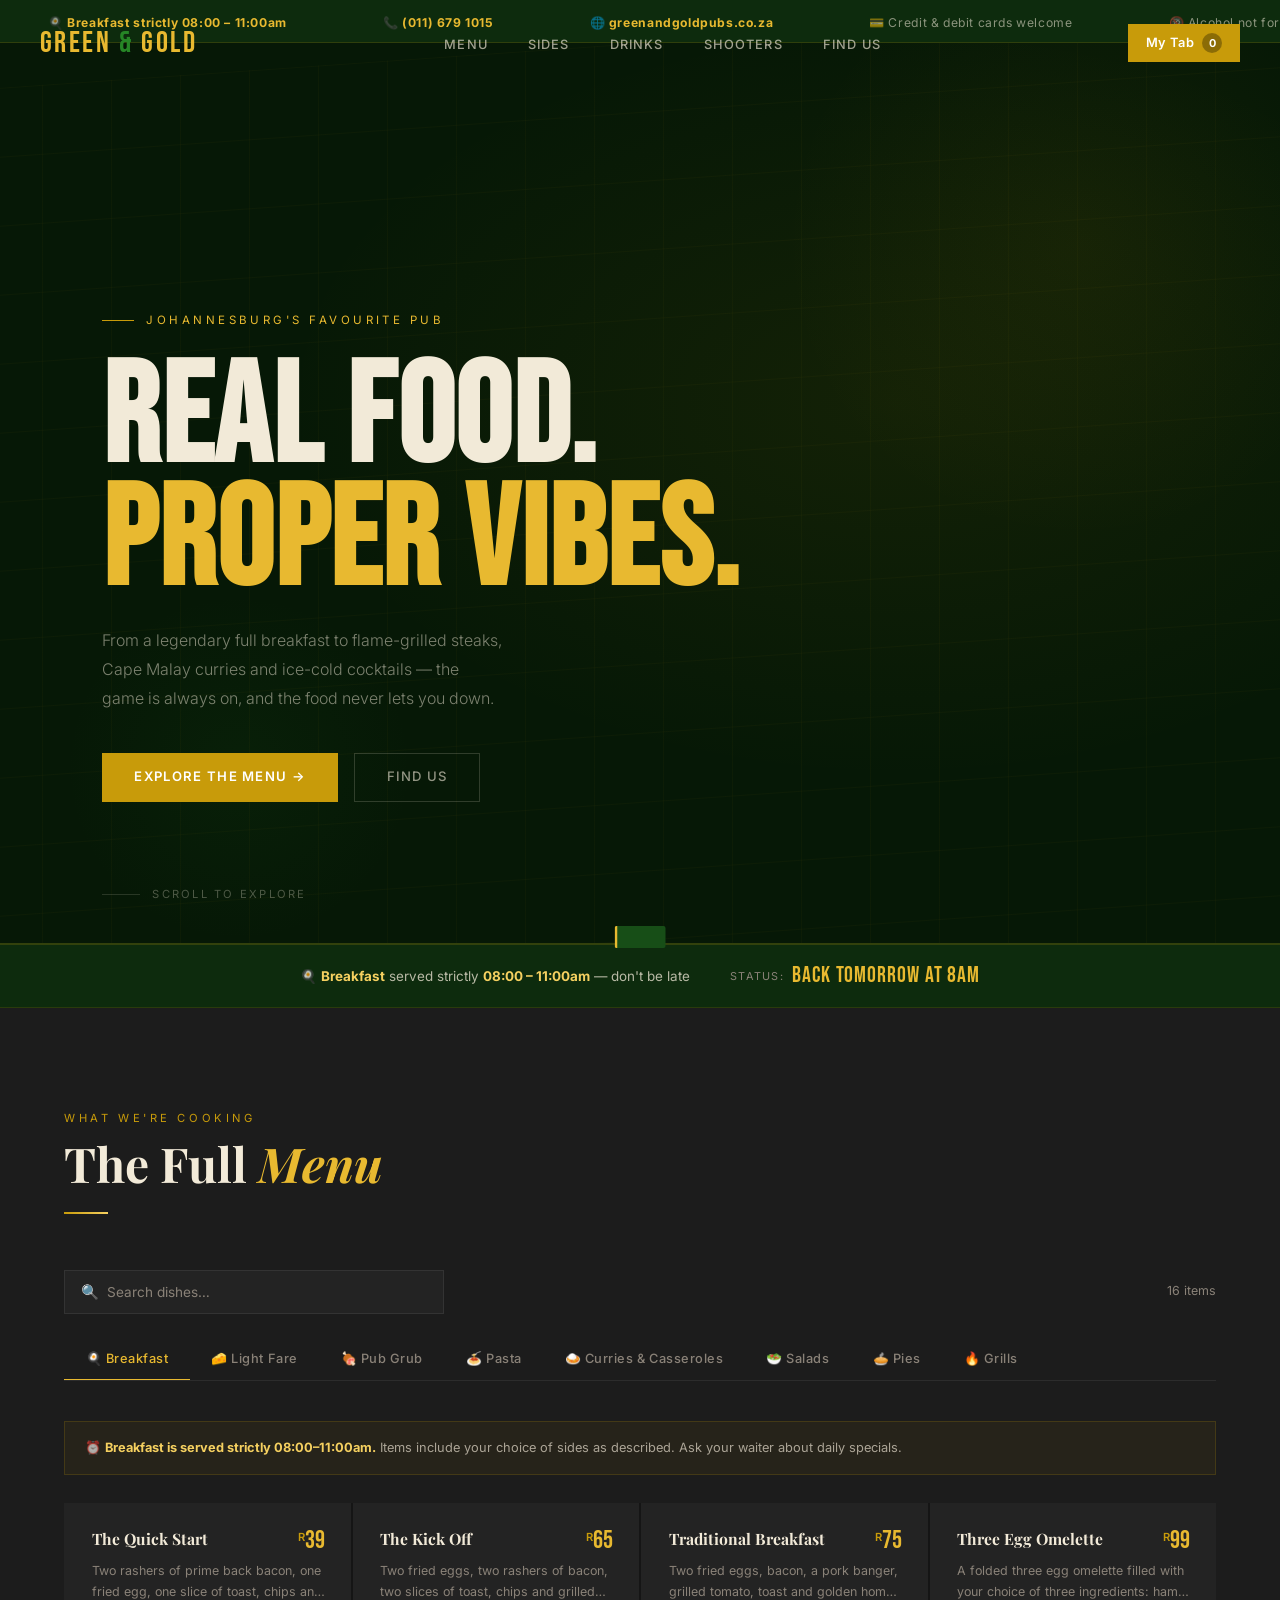
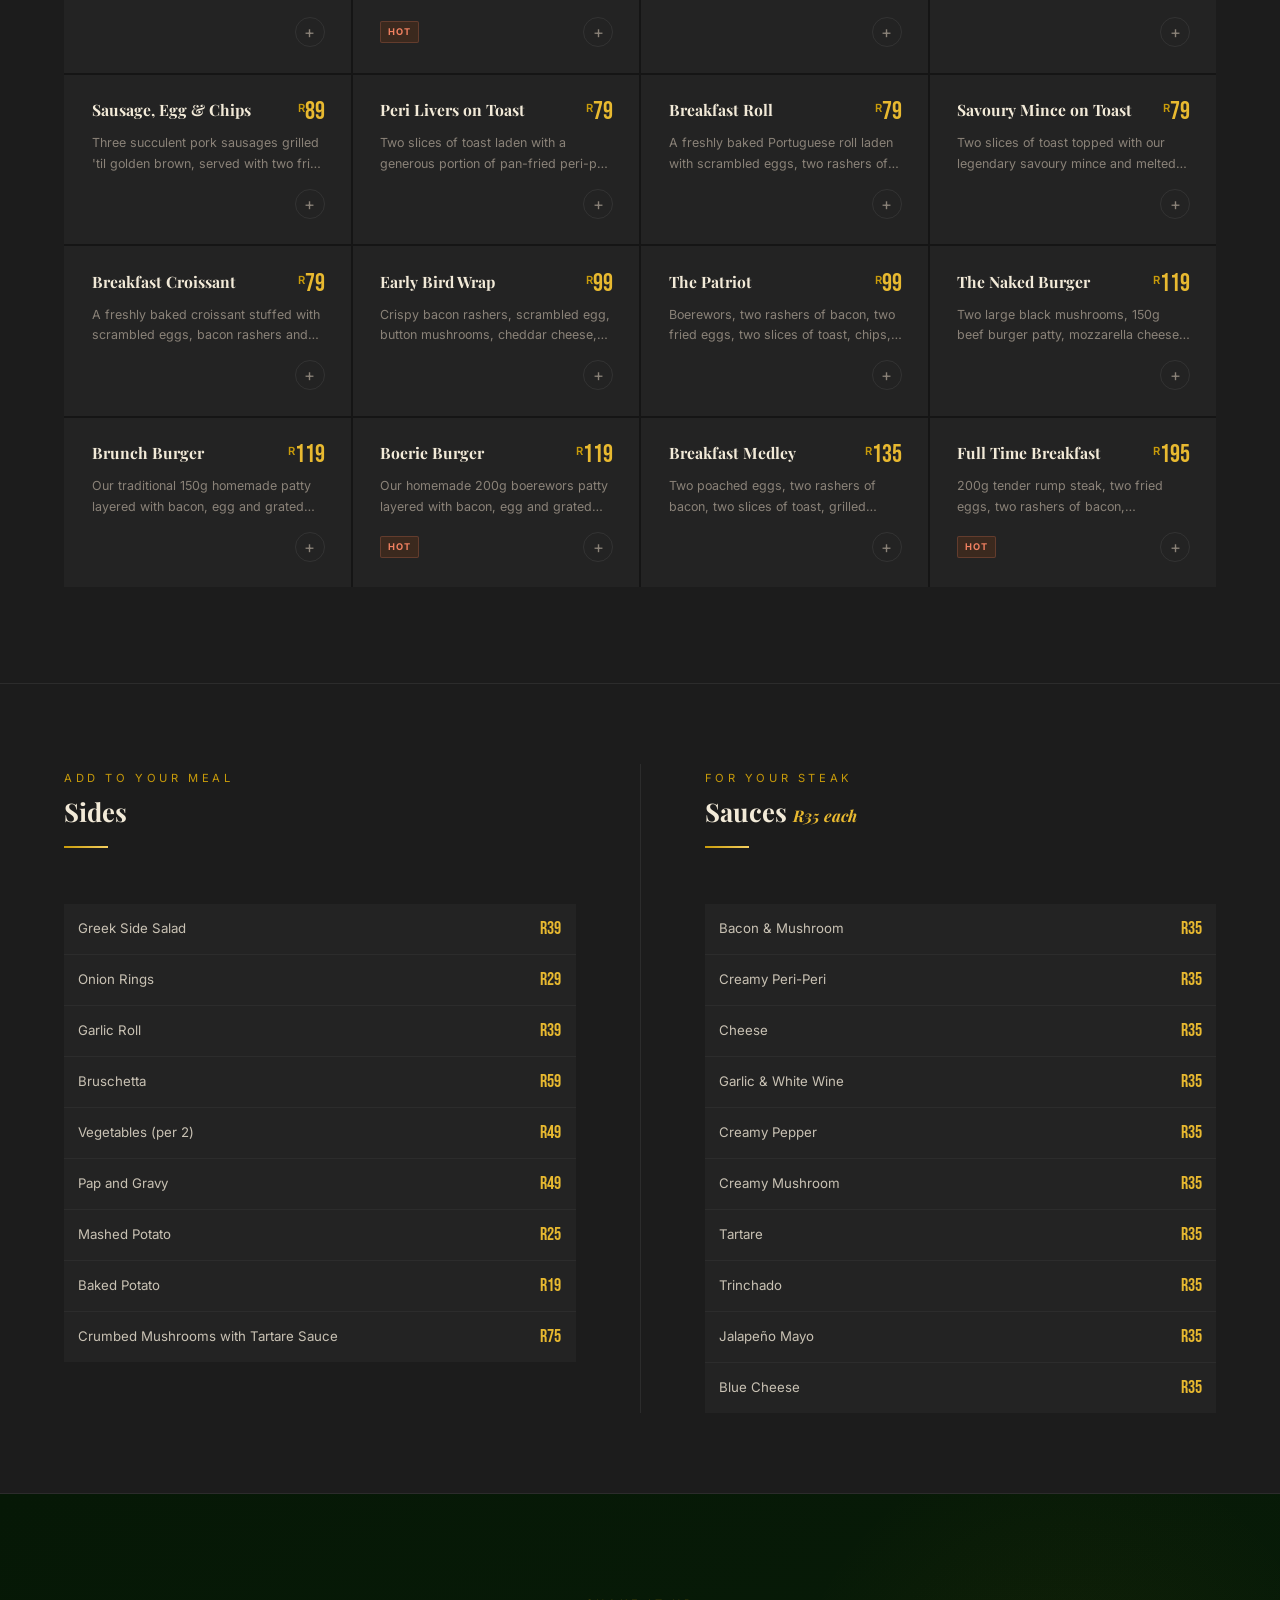
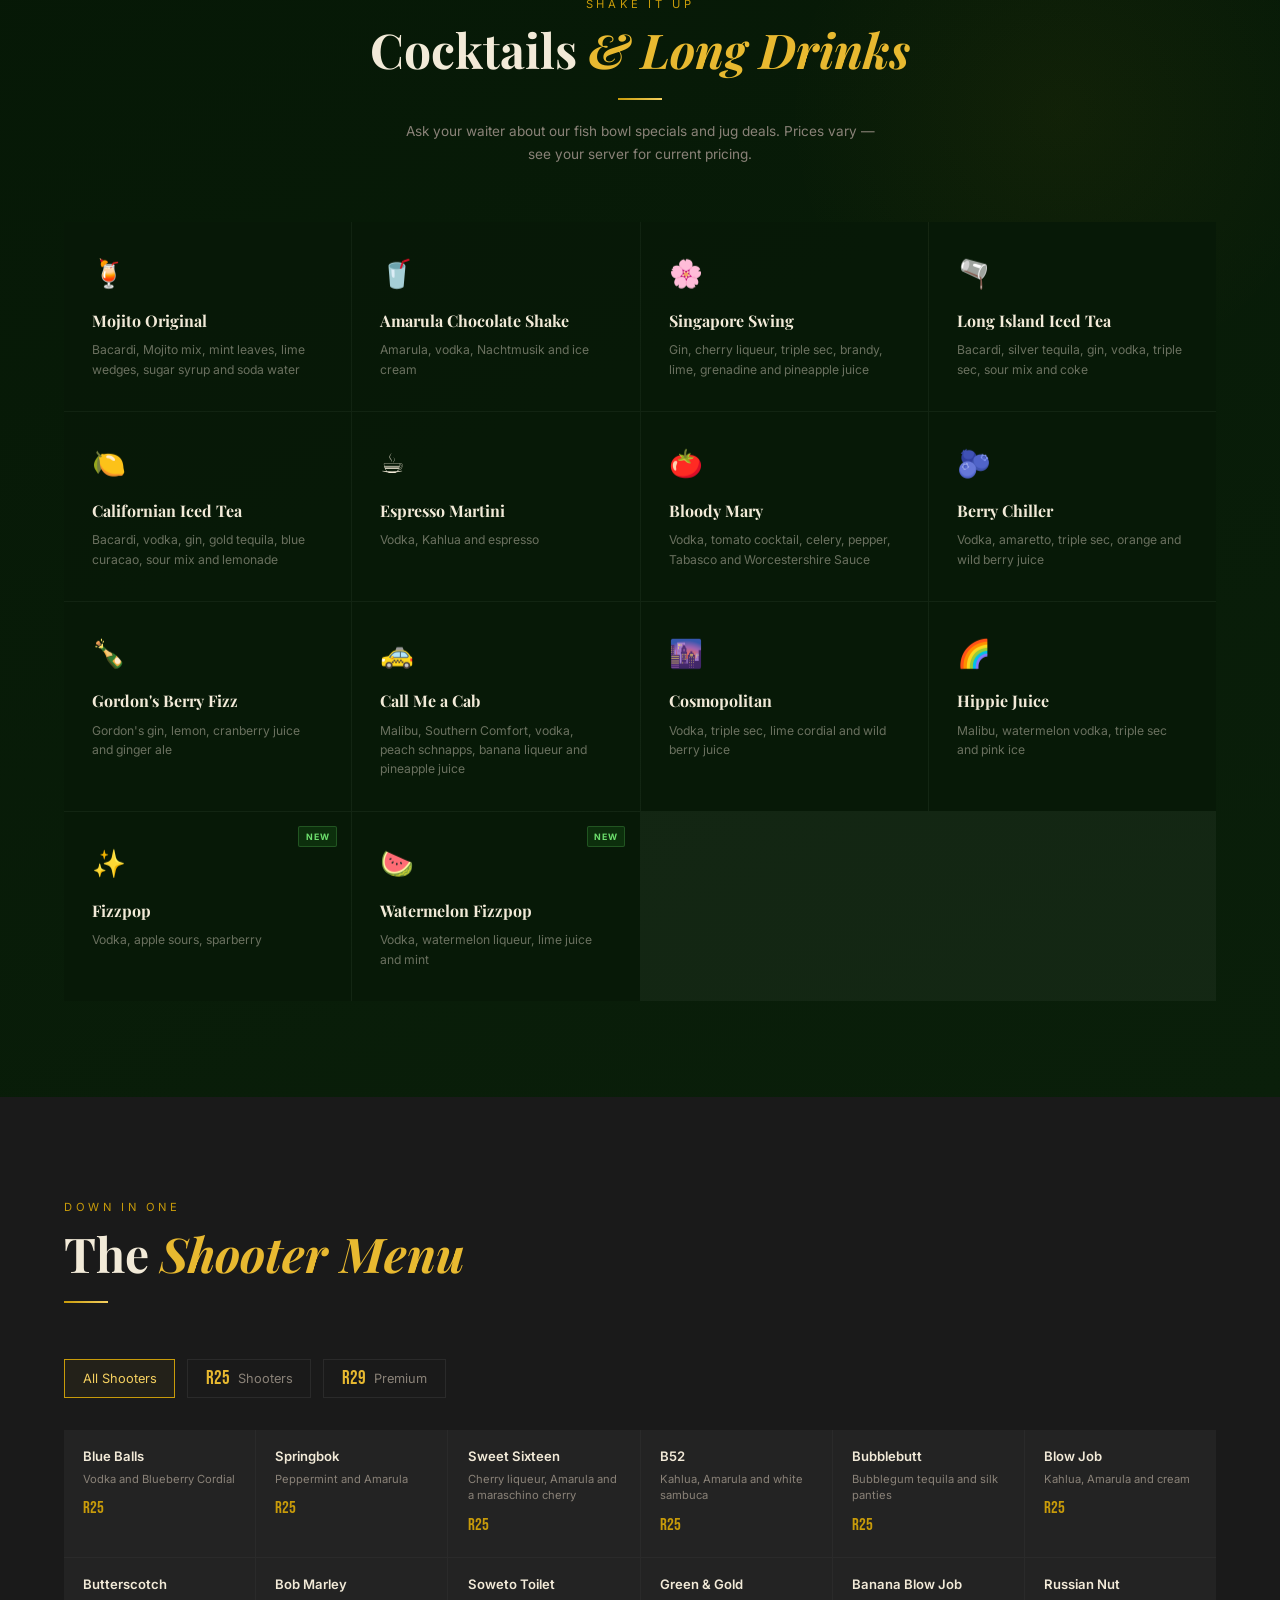
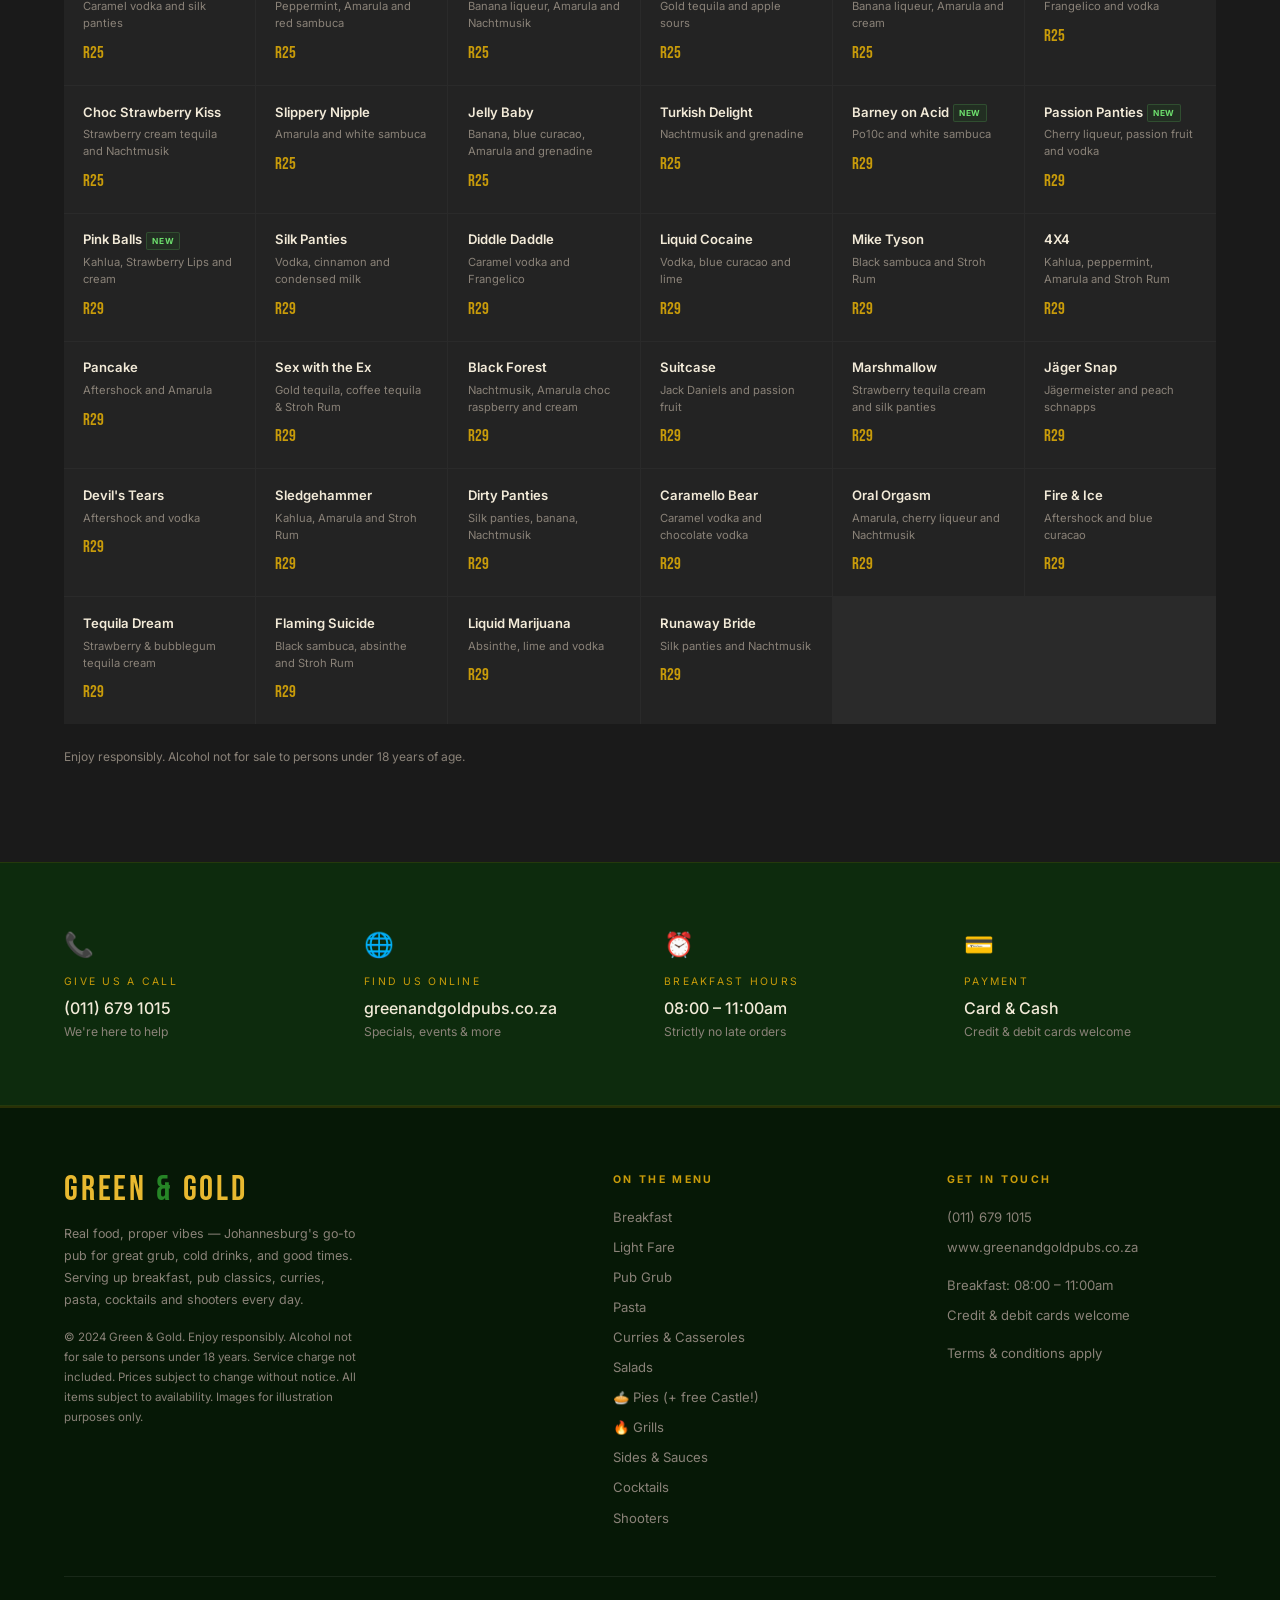
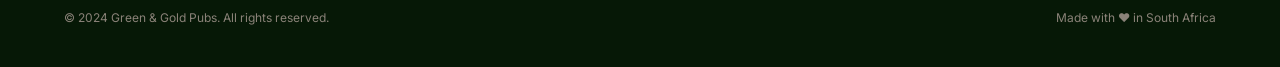
<file: index.html>
<!DOCTYPE html>
<html lang="en">
<head>
  <meta charset="UTF-8">
  <meta name="viewport" content="width=device-width, initial-scale=1.0">
  <title>Green &amp; Gold | Johannesburg's Favourite Pub</title>
  <meta name="description" content="Real food, proper vibes. Green &amp; Gold Pub — breakfast, pub grub, curries, cocktails and shooters in Johannesburg.">
  <link rel="preconnect" href="https://fonts.googleapis.com">
  <link rel="preconnect" href="https://fonts.gstatic.com" crossorigin>
  <link href="https://fonts.googleapis.com/css2?family=Playfair+Display:ital,wght@0,400;0,700;0,900;1,400;1,700&family=Inter:wght@300;400;500;600;700&family=Bebas+Neue&display=swap" rel="stylesheet">
  <style>
:root {
  --g900: #061806;
  --g800: #0d2b0d;
  --g700: #174e17;
  --g600: #1e6b1e;
  --g500: #268526;
  --gold: #c89b0a;
  --gold-l: #e8b930;
  --gold-xl: #f5d060;
  --cream: #f9f4e8;
  --warm: #f2ead8;
  --char: #1c1c1c;
  --card: #232323;
  --card-h: #2c2c2c;
  --muted: #8a8278;
  --border: rgba(255,255,255,0.07);
}

*,*::before,*::after { box-sizing: border-box; margin: 0; padding: 0; }
html { scroll-behavior: smooth; }
body { font-family: 'Inter', system-ui, sans-serif; background: var(--char); color: var(--warm); overflow-x: hidden; line-height: 1.5; }

/* TICKER */
.ticker-wrap { background: var(--g800); border-bottom: 1px solid rgba(200,155,10,0.18); overflow: hidden; padding: 0.55rem 0; white-space: nowrap; }
.ticker-track { display: inline-flex; animation: ticker 50s linear infinite; }
.ticker-track:hover { animation-play-state: paused; }
.ticker-item { font-size: 0.76rem; letter-spacing: 0.05em; color: rgba(242,234,216,0.55); padding: 0 3rem; flex-shrink: 0; }
.ticker-item strong { color: var(--gold-l); }
@keyframes ticker { from { transform: translateX(0); } to { transform: translateX(-50%); } }

/* NAV */
nav { position: fixed; top: 0; left: 0; right: 0; z-index: 500; padding: 1.5rem 2.5rem; display: flex; align-items: center; justify-content: space-between; transition: padding 0.35s, background 0.35s, box-shadow 0.35s; }
nav.stuck { background: rgba(6,24,6,0.97); backdrop-filter: blur(14px); padding: 0.9rem 2.5rem; box-shadow: 0 1px 0 rgba(200,155,10,0.15); }
.logo { font-family: 'Bebas Neue', sans-serif; font-size: 1.9rem; letter-spacing: 0.08em; color: var(--gold-l); text-decoration: none; line-height: 1; }
.logo em { color: var(--g500); font-style: normal; }
.nav-links { list-style: none; display: flex; gap: 2.5rem; }
.nav-links a { font-size: 0.8rem; font-weight: 500; letter-spacing: 0.09em; text-transform: uppercase; color: rgba(242,234,216,0.65); text-decoration: none; transition: color 0.2s; }
.nav-links a:hover { color: var(--gold-xl); }
.nav-right { display: flex; align-items: center; gap: 1rem; }
.tab-btn { display: flex; align-items: center; gap: 0.5rem; padding: 0.55rem 1.1rem; background: var(--gold); border: none; color: #fff; font-size: 0.8rem; font-weight: 600; letter-spacing: 0.05em; cursor: pointer; transition: background 0.2s, transform 0.15s; font-family: 'Inter', sans-serif; }
.tab-btn:hover { background: var(--gold-l); color: #000; transform: translateY(-1px); }
.tab-badge { background: rgba(0,0,0,0.3); border-radius: 50%; width: 20px; height: 20px; font-size: 0.68rem; display: flex; align-items: center; justify-content: center; font-weight: 700; }
.tab-badge.bump { animation: bump 0.3s ease; }
@keyframes bump { 0%,100%{transform:scale(1)} 50%{transform:scale(1.5)} }
.ham { display: none; flex-direction: column; gap: 4px; background: none; border: none; cursor: pointer; padding: 4px; }
.ham span { display: block; width: 22px; height: 2px; background: var(--warm); transition: all 0.3s; transform-origin: center; }
.ham.open span:nth-child(1) { transform: rotate(45deg) translate(4px, 4px); }
.ham.open span:nth-child(2) { opacity: 0; }
.ham.open span:nth-child(3) { transform: rotate(-45deg) translate(4px, -4px); }

/* MOBILE NAV */
.mob-nav { position: fixed; inset: 0; background: var(--g900); z-index: 490; display: flex; flex-direction: column; align-items: center; justify-content: center; gap: 2.5rem; pointer-events: none; opacity: 0; transition: opacity 0.3s; }
.mob-nav.open { opacity: 1; pointer-events: all; }
.mob-nav a { font-family: 'Bebas Neue', sans-serif; font-size: 3.5rem; letter-spacing: 0.05em; color: var(--warm); text-decoration: none; transition: color 0.2s; }
.mob-nav a:hover { color: var(--gold-xl); }

/* HERO */
.hero { min-height: 100vh; display: flex; align-items: center; position: relative; overflow: hidden; background: var(--g900); }
.hero-bg { position: absolute; inset: 0; background: radial-gradient(ellipse 80% 70% at 70% 40%, rgba(200,155,10,0.07) 0%, transparent 60%), linear-gradient(180deg, rgba(6,24,6,0.3) 0%, rgba(6,24,6,0.85) 100%); }
.hero-grid { position: absolute; inset: 0; background-image: linear-gradient(rgba(200,155,10,0.035) 1px, transparent 1px), linear-gradient(90deg, rgba(200,155,10,0.035) 1px, transparent 1px); background-size: 60px 60px; transform: skewY(-4deg) scale(1.15); transform-origin: top; }
.hero-orb { position: absolute; border-radius: 50%; pointer-events: none; }
.hero-orb-1 { width: 600px; height: 600px; top: -100px; right: -100px; background: radial-gradient(circle, rgba(200,155,10,0.06) 0%, transparent 70%); animation: float 8s ease-in-out infinite; }
.hero-orb-2 { width: 350px; height: 350px; bottom: 0; left: 5%; background: radial-gradient(circle, rgba(38,133,38,0.07) 0%, transparent 70%); animation: float 11s ease-in-out infinite reverse; }
@keyframes float { 0%,100%{transform:translateY(0)} 50%{transform:translateY(-25px)} }
.hero-inner { position: relative; z-index: 2; padding: 0 8vw; padding-top: 120px; }
.hero-eye { display: inline-flex; align-items: center; gap: 0.75rem; font-size: 0.72rem; letter-spacing: 0.3em; text-transform: uppercase; color: var(--gold-l); margin-bottom: 1.75rem; animation: slideUp 0.8s ease 0.3s both; }
.hero-eye::before { content: ''; width: 32px; height: 1px; background: var(--gold); }
.hero-h1 { font-family: 'Bebas Neue', sans-serif; font-size: clamp(5rem, 11vw, 9rem); line-height: 0.88; letter-spacing: 0.01em; color: var(--warm); animation: slideUp 0.9s ease 0.5s both; margin-bottom: 0.15em; }
.hero-h1 .accent { color: var(--gold-l); display: block; }
.hero-sub { font-size: 1rem; color: rgba(242,234,216,0.5); max-width: 400px; line-height: 1.8; font-weight: 300; animation: slideUp 0.8s ease 0.7s both; margin-bottom: 2.5rem; }
.hero-ctas { display: flex; gap: 1rem; flex-wrap: wrap; animation: slideUp 0.8s ease 0.9s both; }
@keyframes slideUp { from{opacity:0;transform:translateY(28px)} to{opacity:1;transform:translateY(0)} }
.hero-scroll { position: absolute; bottom: 2.5rem; left: 8vw; display: flex; align-items: center; gap: 0.75rem; font-size: 0.7rem; letter-spacing: 0.2em; text-transform: uppercase; color: rgba(242,234,216,0.3); animation: slideUp 0.8s ease 1.1s both; }
.scroll-bar { width: 38px; height: 1px; background: rgba(242,234,216,0.15); overflow: hidden; position: relative; }
.scroll-bar::after { content: ''; position: absolute; top: 0; left: -100%; width: 100%; height: 100%; background: var(--gold); animation: moveBar 2.2s ease-in-out 1.5s infinite; }
@keyframes moveBar { 0%{left:-100%} 60%{left:100%} 100%{left:100%} }

/* BUTTONS */
.btn-gold { display: inline-flex; align-items: center; gap: 0.5rem; padding: 0.85rem 2rem; background: var(--gold); color: #fff; font-size: 0.82rem; font-weight: 600; letter-spacing: 0.1em; text-transform: uppercase; text-decoration: none; border: none; cursor: pointer; transition: background 0.2s, transform 0.15s, color 0.2s; font-family: 'Inter', sans-serif; }
.btn-gold:hover { background: var(--gold-l); color: #000; transform: translateY(-2px); }
.btn-ghost { display: inline-flex; align-items: center; gap: 0.5rem; padding: 0.85rem 2rem; background: transparent; color: rgba(242,234,216,0.6); font-size: 0.82rem; font-weight: 500; letter-spacing: 0.08em; text-transform: uppercase; text-decoration: none; border: 1px solid rgba(242,234,216,0.18); cursor: pointer; transition: all 0.2s; font-family: 'Inter', sans-serif; }
.btn-ghost:hover { border-color: var(--gold); color: var(--gold-xl); }

/* BREAKFAST BAR */
.bfast-bar { background: var(--g800); border-top: 2px solid var(--gold); border-bottom: 1px solid rgba(200,155,10,0.15); padding: 0.9rem 2.5rem; display: flex; align-items: center; justify-content: center; gap: 2.5rem; flex-wrap: wrap; transition: border-top-color 0.5s; }
.bfast-bar.warn { border-top-color: #e08030; }
.bfast-bar.closed { border-top-color: rgba(200,155,10,0.2); }
.bfast-msg { font-size: 0.84rem; color: rgba(242,234,216,0.75); }
.bfast-msg strong { color: var(--gold-xl); }
.bfast-timer { display: flex; align-items: center; gap: 0.5rem; }
.timer-lbl { font-size: 0.68rem; letter-spacing: 0.12em; text-transform: uppercase; color: var(--muted); }
.timer-val { font-family: 'Bebas Neue', sans-serif; font-size: 1.4rem; color: var(--gold-l); letter-spacing: 0.04em; }

/* SECTION COMMONS */
.s-label { display: inline-block; font-size: 0.7rem; letter-spacing: 0.32em; text-transform: uppercase; color: var(--gold); margin-bottom: 0.6rem; }
.s-title { font-family: 'Playfair Display', serif; font-size: clamp(2rem, 4vw, 3rem); line-height: 1.15; color: var(--warm); }
.s-title em { color: var(--gold-l); font-style: italic; }
.gold-rule { width: 44px; height: 2px; background: linear-gradient(90deg, var(--gold), var(--gold-xl)); margin: 1.25rem 0; }
.s-head { margin-bottom: 3.5rem; }
.s-head.center { text-align: center; }
.s-head.center .gold-rule { margin: 1.25rem auto; }

/* MENU */
.menu-sec { padding: 6rem 5vw; background: var(--char); }
.search-row { display: flex; align-items: center; gap: 1rem; margin-bottom: 1.5rem; flex-wrap: wrap; }
.search-box { display: flex; align-items: center; gap: 0.5rem; background: var(--card); border: 1px solid var(--border); padding: 0.65rem 1rem; flex: 1; max-width: 380px; transition: border-color 0.2s; }
.search-box:focus-within { border-color: var(--gold); }
.search-box input { background: none; border: none; outline: none; color: var(--warm); font-size: 0.85rem; width: 100%; font-family: 'Inter', sans-serif; }
.search-box input::placeholder { color: var(--muted); }
.search-ico { color: var(--muted); font-size: 0.9rem; }
.result-ct { font-size: 0.78rem; color: var(--muted); margin-left: auto; }
.cat-tabs { display: flex; border-bottom: 1px solid var(--border); margin-bottom: 2.5rem; overflow-x: auto; scrollbar-width: none; }
.cat-tabs::-webkit-scrollbar { display: none; }
.cat-tab { flex-shrink: 0; padding: 0.8rem 1.35rem; background: none; border: none; border-bottom: 2px solid transparent; color: var(--muted); font-size: 0.8rem; font-weight: 500; font-family: 'Inter', sans-serif; letter-spacing: 0.04em; cursor: pointer; transition: color 0.2s, border-color 0.2s; white-space: nowrap; margin-bottom: -1px; }
.cat-tab:hover { color: var(--warm); }
.cat-tab.active { color: var(--gold-l); border-bottom-color: var(--gold-l); }
.menu-grid { display: grid; grid-template-columns: repeat(auto-fill, minmax(285px, 1fr)); gap: 2px; background: rgba(0,0,0,0.25); }
.mc { background: var(--card); padding: 1.6rem; border-left: 2px solid transparent; position: relative; overflow: hidden; transition: background 0.2s, border-left-color 0.2s; }
.mc::after { content: ''; position: absolute; inset: 0; background: linear-gradient(135deg, rgba(200,155,10,0.04), transparent 55%); opacity: 0; transition: opacity 0.3s; pointer-events: none; }
.mc:hover { background: var(--card-h); border-left-color: var(--gold); }
.mc:hover::after { opacity: 1; }
.mc-head { display: flex; align-items: flex-start; justify-content: space-between; gap: 0.75rem; margin-bottom: 0.5rem; }
.mc-name { font-family: 'Playfair Display', serif; font-size: 0.98rem; font-weight: 700; color: var(--warm); line-height: 1.3; }
.mc-price { font-family: 'Bebas Neue', sans-serif; font-size: 1.55rem; color: var(--gold-l); line-height: 1; white-space: nowrap; flex-shrink: 0; }
.mc-price .r { font-family: 'Inter', sans-serif; font-size: 0.7rem; font-weight: 600; vertical-align: top; line-height: 1.5; color: var(--gold); }
.mc-desc { font-size: 0.78rem; color: var(--muted); line-height: 1.65; overflow: hidden; display: -webkit-box; -webkit-line-clamp: 2; -webkit-box-orient: vertical; transition: -webkit-line-clamp 0.4s; }
.mc:hover .mc-desc { -webkit-line-clamp: 8; }
.mc-variants { display: flex; gap: 0.4rem; flex-wrap: wrap; margin-top: 0.5rem; }
.mc-var { font-size: 0.7rem; color: var(--muted); border: 1px solid var(--border); padding: 0.18rem 0.45rem; border-radius: 2rem; display: flex; align-items: center; gap: 0.3rem; }
.mc-var .vp { font-family: 'Bebas Neue', sans-serif; font-size: 0.9rem; color: var(--gold); }
.mc-foot { display: flex; align-items: center; justify-content: space-between; margin-top: 0.9rem; gap: 0.4rem; flex-wrap: wrap; }
.mc-tags { display: flex; gap: 0.35rem; flex-wrap: wrap; }
.tag { font-size: 0.58rem; font-weight: 700; letter-spacing: 0.08em; text-transform: uppercase; padding: 0.18rem 0.45rem; border-radius: 2px; }
.tag-new { background: rgba(38,133,38,0.15); color: #6ddf6d; border: 1px solid rgba(109,223,109,0.22); }
.tag-hot { background: rgba(200,80,10,0.15); color: #f08060; border: 1px solid rgba(240,128,96,0.22); }
.add-btn { width: 30px; height: 30px; border-radius: 50%; border: 1px solid var(--border); background: none; color: var(--muted); font-size: 1.05rem; display: flex; align-items: center; justify-content: center; cursor: pointer; transition: all 0.2s; flex-shrink: 0; font-family: 'Inter', sans-serif; }
.add-btn:hover { background: var(--gold); color: #fff; border-color: var(--gold); transform: scale(1.12); }
.add-btn.added { background: var(--g600); color: #fff; border-color: var(--g600); }
.empty-state { grid-column: 1/-1; text-align: center; padding: 5rem 1rem; color: var(--muted); }
.empty-state .empty-ico { font-size: 2.5rem; display: block; margin-bottom: 0.75rem; }

/* COCKTAILS */
.cktl-sec { background: linear-gradient(155deg, var(--g900), #0a1f0a); padding: 6rem 5vw; position: relative; overflow: hidden; }
.cktl-sec::before { content: ''; position: absolute; top: -80px; right: -80px; width: 600px; height: 600px; border-radius: 50%; background: radial-gradient(circle, rgba(200,155,10,0.05) 0%, transparent 65%); pointer-events: none; }
.cktl-grid { display: grid; grid-template-columns: repeat(auto-fill, minmax(240px, 1fr)); gap: 1px; background: rgba(255,255,255,0.04); }
.cktl-card { background: rgba(6,24,6,0.9); padding: 2rem 1.75rem; position: relative; overflow: hidden; transition: background 0.25s, transform 0.25s; }
.cktl-card::after { content: ''; position: absolute; bottom: 0; left: 0; width: 100%; height: 2px; background: linear-gradient(90deg, var(--g500), var(--gold-l)); transform: scaleX(0); transform-origin: left; transition: transform 0.35s ease; }
.cktl-card:hover { background: rgba(13,43,13,0.95); transform: translateY(-4px); z-index: 1; }
.cktl-card:hover::after { transform: scaleX(1); }
.cktl-ico { font-size: 1.7rem; margin-bottom: 0.9rem; display: block; }
.cktl-name { font-family: 'Playfair Display', serif; font-size: 1rem; font-weight: 700; color: var(--warm); margin-bottom: 0.45rem; }
.cktl-ing { font-size: 0.76rem; color: rgba(242,234,216,0.42); line-height: 1.6; }
.cktl-badge { position: absolute; top: 0.9rem; right: 0.9rem; font-size: 0.55rem; font-weight: 700; letter-spacing: 0.1em; text-transform: uppercase; padding: 0.18rem 0.4rem; background: rgba(38,133,38,0.2); color: #6ddf6d; border: 1px solid rgba(109,223,109,0.22); border-radius: 2px; }

/* SHOOTERS */
.shot-sec { background: #1a1a1a; padding: 6rem 5vw; }
.price-pills { display: flex; gap: 0.75rem; margin-bottom: 2rem; flex-wrap: wrap; }
.ppill { display: flex; align-items: center; gap: 0.5rem; padding: 0.45rem 1.1rem; border: 1px solid var(--border); font-size: 0.8rem; color: var(--muted); cursor: pointer; transition: all 0.2s; font-family: 'Inter', sans-serif; background: none; }
.ppill:hover, .ppill.active { border-color: var(--gold); color: var(--gold-xl); background: rgba(200,155,10,0.05); }
.ppill .pp { font-family: 'Bebas Neue', sans-serif; font-size: 1.2rem; color: var(--gold-l); }
.shot-grid { display: grid; grid-template-columns: repeat(auto-fill, minmax(185px, 1fr)); gap: 1px; background: var(--border); }
.shot-card { background: var(--card); padding: 1.05rem 1.2rem; border-bottom: 2px solid transparent; transition: all 0.2s; }
.shot-card:hover { background: var(--card-h); border-bottom-color: var(--gold); }
.shot-name { font-weight: 600; font-size: 0.82rem; color: var(--warm); margin-bottom: 0.25rem; }
.shot-desc { font-size: 0.7rem; color: var(--muted); line-height: 1.5; }
.shot-price { font-family: 'Bebas Neue', sans-serif; font-size: 1.05rem; color: var(--gold); margin-top: 0.55rem; }
.shot-new { display: inline-block; font-size: 0.52rem; font-weight: 700; letter-spacing: 0.08em; text-transform: uppercase; padding: 0.1rem 0.32rem; background: rgba(38,133,38,0.12); color: #6ddf6d; border: 1px solid rgba(109,223,109,0.18); border-radius: 2px; margin-left: 0.25rem; vertical-align: middle; }

/* INFO STRIP */
.info-strip { background: var(--g800); border-top: 1px solid rgba(200,155,10,0.12); border-bottom: 1px solid rgba(200,155,10,0.12); padding: 4rem 5vw; display: grid; grid-template-columns: repeat(auto-fit, minmax(190px, 1fr)); gap: 3rem; }
.info-ico { font-size: 1.5rem; margin-bottom: 0.7rem; display: block; }
.info-lbl { font-size: 0.65rem; letter-spacing: 0.22em; text-transform: uppercase; color: var(--gold); margin-bottom: 0.35rem; }
.info-val { font-size: 1rem; font-weight: 500; color: var(--warm); margin-bottom: 0.2rem; }
.info-sub { font-size: 0.76rem; color: var(--muted); }

/* FOOTER */
footer { background: var(--g900); padding: 4rem 5vw 2.5rem; border-top: 2px solid rgba(200,155,10,0.18); }
.ft-grid { display: grid; grid-template-columns: 1.8fr 1fr 1fr; gap: 4rem; margin-bottom: 3rem; }
.ft-brand .logo { font-size: 2.2rem; display: inline-block; margin-bottom: 1rem; }
.ft-brand p { font-size: 0.78rem; color: var(--muted); line-height: 1.75; max-width: 300px; }
.ft-col h4 { font-size: 0.66rem; letter-spacing: 0.22em; text-transform: uppercase; color: var(--gold); margin-bottom: 1.25rem; }
.ft-col ul { list-style: none; display: flex; flex-direction: column; gap: 0.65rem; }
.ft-col ul li { font-size: 0.82rem; color: var(--muted); }
.ft-col ul li a { color: inherit; text-decoration: none; transition: color 0.2s; }
.ft-col ul li a:hover { color: var(--gold-xl); }
.ft-bottom { border-top: 1px solid var(--border); padding-top: 2rem; display: flex; align-items: center; justify-content: space-between; flex-wrap: wrap; gap: 1rem; }
.ft-bottom p { font-size: 0.75rem; color: var(--muted); }

/* TOAST */
.toast { position: fixed; bottom: 2rem; left: 50%; transform: translateX(-50%) translateY(80px); background: var(--g700); color: var(--warm); padding: 0.7rem 1.5rem; font-size: 0.84rem; font-weight: 500; z-index: 9000; transition: transform 0.35s cubic-bezier(0.34,1.56,0.64,1); white-space: nowrap; border-left: 3px solid var(--gold-l); pointer-events: none; border-radius: 2px; }
.toast.show { transform: translateX(-50%) translateY(0); }

/* DRAWER OVERLAY */
.overlay { position: fixed; inset: 0; background: rgba(0,0,0,0.55); z-index: 600; opacity: 0; pointer-events: none; transition: opacity 0.3s; }
.overlay.on { opacity: 1; pointer-events: all; }

/* ORDER DRAWER */
.drawer { position: fixed; right: 0; top: 0; bottom: 0; width: 380px; background: #1e1e1e; z-index: 700; transform: translateX(100%); transition: transform 0.4s cubic-bezier(0.32,0,0.67,0); display: flex; flex-direction: column; border-left: 1px solid var(--border); }
.drawer.open { transform: translateX(0); transition-timing-function: cubic-bezier(0.33,1,0.68,1); }
.drawer-head { padding: 1.4rem 1.5rem; border-bottom: 1px solid var(--border); display: flex; align-items: center; justify-content: space-between; }
.drawer-title { font-family: 'Playfair Display', serif; font-size: 1.25rem; }
.drawer-x { width: 34px; height: 34px; border: 1px solid var(--border); background: none; color: var(--muted); cursor: pointer; font-size: 1rem; display: flex; align-items: center; justify-content: center; border-radius: 50%; transition: all 0.2s; }
.drawer-x:hover { color: var(--warm); border-color: var(--warm); }
.drawer-body { flex: 1; overflow-y: auto; padding: 0.75rem 1.5rem; }
.drawer-item { display: flex; gap: 0.75rem; padding: 0.9rem 0; border-bottom: 1px solid var(--border); align-items: center; }
.di-name { flex: 1; font-size: 0.85rem; color: var(--warm); font-weight: 500; line-height: 1.3; }
.di-price { font-family: 'Bebas Neue', sans-serif; font-size: 1.25rem; color: var(--gold-l); white-space: nowrap; }
.di-rm { background: none; border: none; color: var(--muted); cursor: pointer; font-size: 0.85rem; padding: 0 0.25rem; transition: color 0.2s; }
.di-rm:hover { color: #e55; }
.drawer-empty { text-align: center; padding: 3.5rem 1rem; color: var(--muted); }
.drawer-empty .de-ico { font-size: 3rem; display: block; margin-bottom: 0.75rem; }
.drawer-foot { padding: 1.25rem 1.5rem; border-top: 1px solid var(--border); }
.drawer-total { display: flex; align-items: center; justify-content: space-between; margin-bottom: 1.25rem; }
.dt-label { font-size: 0.76rem; letter-spacing: 0.12em; text-transform: uppercase; color: var(--muted); }
.dt-amt { font-family: 'Bebas Neue', sans-serif; font-size: 2rem; color: var(--gold-l); }
.btn-full { width: 100%; display: flex; align-items: center; justify-content: center; }

/* PIE & PINT SPECIAL */
.pie-pint-banner { display: flex; align-items: center; justify-content: space-between; gap: 1.5rem; margin-bottom: 1.75rem; padding: 1.5rem 2rem; background: linear-gradient(135deg, rgba(13,43,13,0.95) 0%, rgba(6,24,6,0.95) 100%); border: 1px solid rgba(200,155,10,0.35); border-left: 4px solid var(--gold-l); position: relative; overflow: hidden; }
.pie-pint-banner::before { content: ''; position: absolute; top: -40px; right: 120px; width: 180px; height: 180px; border-radius: 50%; background: radial-gradient(circle, rgba(200,155,10,0.06) 0%, transparent 70%); pointer-events: none; }
.ppb-left { flex: 1; }
.ppb-tag { display: inline-block; font-size: 0.6rem; font-weight: 700; letter-spacing: 0.14em; text-transform: uppercase; padding: 0.18rem 0.5rem; background: var(--gold); color: #fff; border-radius: 2px; margin-bottom: 0.6rem; }
.ppb-title { font-family: 'Bebas Neue', sans-serif; font-size: 2.2rem; color: var(--gold-xl); letter-spacing: 0.04em; line-height: 1; margin-bottom: 0.4rem; }
.ppb-desc { font-size: 0.83rem; color: rgba(242,234,216,0.7); line-height: 1.65; max-width: 420px; }
.ppb-desc strong { color: var(--warm); }
.ppb-right { display: flex; flex-direction: column; align-items: center; gap: 0.35rem; flex-shrink: 0; }
.ppb-castle { font-size: 3rem; animation: float 3s ease-in-out infinite; }
.ppb-free { font-size: 0.7rem; font-weight: 700; letter-spacing: 0.1em; text-transform: uppercase; color: var(--g500); }

/* GRILL SIZE VARIANTS */
.mc-sizes { display: flex; gap: 0.5rem; flex-wrap: wrap; margin-top: 0.55rem; }
.mc-size { display: flex; flex-direction: column; align-items: center; padding: 0.35rem 0.7rem; border: 1px solid rgba(200,155,10,0.22); background: rgba(200,155,10,0.04); transition: all 0.2s; cursor: default; }
.mc:hover .mc-size { border-color: rgba(200,155,10,0.4); }
.sz-wt { font-size: 0.62rem; font-weight: 600; letter-spacing: 0.06em; text-transform: uppercase; color: var(--muted); }
.sz-p { font-family: 'Bebas Neue', sans-serif; font-size: 1.1rem; color: var(--gold-l); line-height: 1.1; }

/* SIDES & SAUCES SECTION */
.ss-sec { background: #1c1c1c; border-top: 1px solid var(--border); border-bottom: 1px solid var(--border); padding: 5rem 5vw; }
.ss-inner { display: grid; grid-template-columns: 1fr auto 1fr; gap: 4rem; align-items: start; }
.ss-divider { width: 1px; background: var(--border); align-self: stretch; }
.ss-grid { display: flex; flex-direction: column; gap: 1px; background: var(--border); }
.ss-item { display: flex; align-items: center; justify-content: space-between; padding: 0.7rem 0.9rem; background: var(--card); transition: background 0.2s; }
.ss-item:hover { background: var(--card-h); }
.ss-name { font-size: 0.83rem; color: rgba(242,234,216,0.8); }
.ss-price { font-family: 'Bebas Neue', sans-serif; font-size: 1.15rem; color: var(--gold-l); }

@media (max-width: 700px) {
  .ss-inner { grid-template-columns: 1fr; gap: 2.5rem; }
  .ss-divider { width: auto; height: 1px; }
  .pie-pint-banner { flex-direction: column; text-align: center; }
  .ppb-desc { max-width: 100%; }
}

/* REVEAL ANIMATIONS */
.reveal { opacity: 0; transform: translateY(24px); transition: opacity 0.6s ease, transform 0.6s ease; }
.reveal.in { opacity: 1; transform: translateY(0); }

/* RESPONSIVE */
@media (max-width: 900px) {
  .nav-links { display: none; }
  .ham { display: flex; }
  .ft-grid { grid-template-columns: 1fr; gap: 2.5rem; }
  .hero-h1 { font-size: clamp(4rem, 15vw, 6rem); }
}
@media (max-width: 600px) {
  nav { padding: 1rem 1.25rem; }
  nav.stuck { padding: 0.75rem 1.25rem; }
  section, .menu-sec, .cktl-sec, .shot-sec { padding: 4rem 1.25rem; }
  .drawer { width: 100%; }
  .bfast-bar { padding: 0.75rem 1rem; gap: 1rem; }
}

</style>
</head>
<body>

<!-- ══ TICKER ══════════════════════════════════════════════════════ -->
<div class="ticker-wrap" aria-hidden="true">
  <div class="ticker-track" id="tickerTrack">
    <span class="ticker-item">🍳 <strong>Breakfast strictly 08:00 – 11:00am</strong></span>
    <span class="ticker-item">📞 <strong>(011) 679 1015</strong></span>
    <span class="ticker-item">🌐 <strong>greenandgoldpubs.co.za</strong></span>
    <span class="ticker-item">💳 Credit &amp; debit cards welcome</span>
    <span class="ticker-item">🔞 Alcohol not for sale to persons under 18</span>
    <span class="ticker-item">🏉 The game is always on</span>
    <span class="ticker-item">🔥 New items now on the menu — check it out</span>
    <span class="ticker-item">🥧 <strong>Pie &amp; Pint special — any pie + free 500ml Castle Draught</strong></span>
    <span class="ticker-item">🥩 <strong>Flame-grilled steaks from R149 — rare to well done</strong></span>
    <span class="ticker-item">🍺 Enjoy responsibly</span>
    <span class="ticker-item">📍 Johannesburg, South Africa</span>
  </div>
</div>

<!-- ══ NAV ══════════════════════════════════════════════════════════ -->
<nav id="mainNav">
  <a href="#" class="logo">Green <em>&amp;</em> Gold</a>

  <ul class="nav-links">
    <li><a href="#menu">Menu</a></li>
    <li><a href="#sides">Sides</a></li>
    <li><a href="#cocktails">Drinks</a></li>
    <li><a href="#shooters">Shooters</a></li>
    <li><a href="#contact">Find Us</a></li>
  </ul>

  <div class="nav-right">
    <button class="tab-btn" onclick="openDrawer()">
      My Tab
      <span class="tab-badge" id="tabBadge">0</span>
    </button>
    <button class="ham" id="hamBtn" onclick="toggleMob()" aria-label="Menu">
      <span></span><span></span><span></span>
    </button>
  </div>
</nav>

<!-- ══ MOBILE NAV ══════════════════════════════════════════════════ -->
<nav class="mob-nav" id="mobNav">
  <a href="#menu" onclick="closeMob()">Menu</a>
  <a href="#cocktails" onclick="closeMob()">Drinks</a>
  <a href="#shooters" onclick="closeMob()">Shooters</a>
  <a href="#contact" onclick="closeMob()">Find Us</a>
</nav>

<!-- ══ HERO ══════════════════════════════════════════════════════════ -->
<section class="hero" id="home">
  <div class="hero-bg"></div>
  <div class="hero-grid"></div>
  <div class="hero-orb hero-orb-1"></div>
  <div class="hero-orb hero-orb-2"></div>

  <div class="hero-inner">
    <div class="hero-eye">Johannesburg's Favourite Pub</div>
    <h1 class="hero-h1">
      Real food.<br>
      <span class="accent">Proper vibes.</span>
    </h1>
    <p class="hero-sub">From a legendary full breakfast to flame-grilled steaks, Cape Malay curries and ice-cold cocktails — the game is always on, and the food never lets you down.</p>
    <div class="hero-ctas">
      <a href="#menu" class="btn-gold">Explore the Menu &rarr;</a>
      <a href="#contact" class="btn-ghost">Find Us</a>
    </div>
  </div>

  <div class="hero-scroll">
    <div class="scroll-bar"></div>
    Scroll to explore
  </div>
</section>

<!-- ══ BREAKFAST BANNER ══════════════════════════════════════════════ -->
<div class="bfast-bar" id="bfastBar">
  <div class="bfast-msg">🍳 <strong>Breakfast</strong> served strictly <strong>08:00 – 11:00am</strong> — don't be late</div>
  <div class="bfast-timer">
    <span class="timer-lbl">Status:</span>
    <span class="timer-val" id="timerVal">—</span>
  </div>
</div>

<!-- ══ MENU ══════════════════════════════════════════════════════════ -->
<section class="menu-sec" id="menu">
  <div class="s-head">
    <span class="s-label">What we're cooking</span>
    <h2 class="s-title">The Full <em>Menu</em></h2>
    <div class="gold-rule"></div>
  </div>

  <!-- Search + count -->
  <div class="search-row">
    <div class="search-box">
      <span class="search-ico">&#128269;</span>
      <input type="text" id="searchInput" placeholder="Search dishes…" oninput="onSearch(this.value)" autocomplete="off">
    </div>
    <span class="result-ct" id="resultCt"></span>
  </div>

  <!-- Category tabs -->
  <div class="cat-tabs" id="catTabs">
    <button class="cat-tab active" onclick="switchCat('breakfast', this)">🍳 Breakfast</button>
    <button class="cat-tab" onclick="switchCat('lightFare', this)">🧀 Light Fare</button>
    <button class="cat-tab" onclick="switchCat('pubGrub', this)">🍖 Pub Grub</button>
    <button class="cat-tab" onclick="switchCat('pasta', this)">🍝 Pasta</button>
    <button class="cat-tab" onclick="switchCat('curries', this)">🍛 Curries &amp; Casseroles</button>
    <button class="cat-tab" onclick="switchCat('salads', this)">🥗 Salads</button>
    <button class="cat-tab" onclick="switchCat('pies', this)">🥧 Pies</button>
    <button class="cat-tab" onclick="switchCat('grills', this)">🔥 Grills</button>
  </div>

  <!-- Breakfast note -->
  <div id="bfastNote" style="margin-bottom:1.75rem; padding:1rem 1.25rem; background:rgba(200,155,10,0.06); border:1px solid rgba(200,155,10,0.18); font-size:0.8rem; color:rgba(242,234,216,0.65); line-height:1.6;">
    ⏰ <strong style="color:var(--gold-xl)">Breakfast is served strictly 08:00–11:00am.</strong>
    Items include your choice of sides as described. Ask your waiter about daily specials.
  </div>

  <!-- Pie & Pint special -->
  <div id="pieAndPint" class="pie-pint-banner" style="display:none">
    <div class="ppb-left">
      <span class="ppb-tag">Special Deal</span>
      <div class="ppb-title">Pie &amp; Pint</div>
      <p class="ppb-desc">Order <strong>any homemade pie</strong> and receive a complimentary <strong>500ml Castle Draught</strong> on the house. All pies served with chips.</p>
    </div>
    <div class="ppb-right">
      <span class="ppb-castle">🍺</span>
      <span class="ppb-free">Free Castle Draught</span>
    </div>
  </div>

  <!-- Grill note -->
  <div id="grillNote" style="display:none; margin-bottom:1.75rem; padding:1rem 1.25rem; background:rgba(200,155,10,0.06); border:1px solid rgba(200,155,10,0.18); font-size:0.8rem; color:rgba(242,234,216,0.65); line-height:1.6;">
    🔥 <strong style="color:var(--gold-xl)">All grills served with onion rings &amp; chips or baked potato.</strong>
    Steaks flame-grilled to your liking — rare, medium or well done. Ask your waiter to add a sauce for R35.
  </div>

  <!-- Menu grid -->
  <div class="menu-grid" id="menuGrid"></div>
</section>

<!-- ══ SIDES & SAUCES ══════════════════════════════════════════════ -->
<section class="ss-sec" id="sides">
  <div class="ss-inner">
    <div class="ss-col">
      <div class="s-head">
        <span class="s-label">Add to your meal</span>
        <h3 class="s-title" style="font-size:1.6rem;">Sides</h3>
        <div class="gold-rule"></div>
      </div>
      <div class="ss-grid" id="sidesGrid"></div>
    </div>
    <div class="ss-divider"></div>
    <div class="ss-col">
      <div class="s-head">
        <span class="s-label">For your steak</span>
        <h3 class="s-title" style="font-size:1.6rem;">Sauces <em style="font-size:1rem;">R35 each</em></h3>
        <div class="gold-rule"></div>
      </div>
      <div class="ss-grid" id="saucesGrid"></div>
    </div>
  </div>
</section>

<!-- ══ COCKTAILS ════════════════════════════════════════════════════ -->
<section class="cktl-sec" id="cocktails">
  <div class="s-head center reveal">
    <span class="s-label">Shake it up</span>
    <h2 class="s-title">Cocktails <em>&amp; Long Drinks</em></h2>
    <div class="gold-rule"></div>
    <p style="font-size:0.85rem;color:var(--muted);margin-top:0.75rem;max-width:480px;margin-inline:auto;line-height:1.7;">Ask your waiter about our fish bowl specials and jug deals. Prices vary — see your server for current pricing.</p>
  </div>
  <div class="cktl-grid" id="cktlGrid"></div>
</section>

<!-- ══ SHOOTERS ═══════════════════════════════════════════════════ -->
<section class="shot-sec" id="shooters">
  <div class="s-head reveal">
    <span class="s-label">Down in one</span>
    <h2 class="s-title">The <em>Shooter Menu</em></h2>
    <div class="gold-rule"></div>
  </div>

  <div class="price-pills">
    <button class="ppill active" data-filter="all" onclick="renderShooters('all')">All Shooters</button>
    <button class="ppill" data-filter="25" onclick="renderShooters('25')">
      <span class="pp">R25</span> Shooters
    </button>
    <button class="ppill" data-filter="29" onclick="renderShooters('29')">
      <span class="pp">R29</span> Premium
    </button>
  </div>

  <div class="shot-grid" id="shotGrid"></div>

  <p style="margin-top:1.5rem;font-size:0.75rem;color:var(--muted);">Enjoy responsibly. Alcohol not for sale to persons under 18 years of age.</p>
</section>

<!-- ══ INFO STRIP ════════════════════════════════════════════════════ -->
<div class="info-strip" id="contact">
  <div class="reveal">
    <span class="info-ico">📞</span>
    <div class="info-lbl">Give us a call</div>
    <div class="info-val">(011) 679 1015</div>
    <div class="info-sub">We're here to help</div>
  </div>
  <div class="reveal" style="transition-delay:0.1s">
    <span class="info-ico">🌐</span>
    <div class="info-lbl">Find us online</div>
    <div class="info-val">greenandgoldpubs.co.za</div>
    <div class="info-sub">Specials, events &amp; more</div>
  </div>
  <div class="reveal" style="transition-delay:0.2s">
    <span class="info-ico">⏰</span>
    <div class="info-lbl">Breakfast hours</div>
    <div class="info-val">08:00 – 11:00am</div>
    <div class="info-sub">Strictly no late orders</div>
  </div>
  <div class="reveal" style="transition-delay:0.3s">
    <span class="info-ico">💳</span>
    <div class="info-lbl">Payment</div>
    <div class="info-val">Card &amp; Cash</div>
    <div class="info-sub">Credit &amp; debit cards welcome</div>
  </div>
</div>

<!-- ══ FOOTER ════════════════════════════════════════════════════════ -->
<footer>
  <div class="ft-grid">
    <div class="ft-brand">
      <a href="#" class="logo">Green <em>&amp;</em> Gold</a>
      <p>Real food, proper vibes — Johannesburg's go-to pub for great grub, cold drinks, and good times. Serving up breakfast, pub classics, curries, pasta, cocktails and shooters every day.</p>
      <p style="margin-top:1rem;font-size:0.72rem;">© 2024 Green &amp; Gold. Enjoy responsibly. Alcohol not for sale to persons under 18 years. Service charge not included. Prices subject to change without notice. All items subject to availability. Images for illustration purposes only.</p>
    </div>
    <div class="ft-col">
      <h4>On the Menu</h4>
      <ul>
        <li><a href="#menu" onclick="switchCat('breakfast', document.querySelector('.cat-tab'))">Breakfast</a></li>
        <li><a href="#menu">Light Fare</a></li>
        <li><a href="#menu">Pub Grub</a></li>
        <li><a href="#menu">Pasta</a></li>
        <li><a href="#menu">Curries &amp; Casseroles</a></li>
        <li><a href="#menu">Salads</a></li>
        <li><a href="#menu">🥧 Pies (+ free Castle!)</a></li>
        <li><a href="#menu">🔥 Grills</a></li>
        <li><a href="#sides">Sides &amp; Sauces</a></li>
        <li><a href="#cocktails">Cocktails</a></li>
        <li><a href="#shooters">Shooters</a></li>
      </ul>
    </div>
    <div class="ft-col">
      <h4>Get in Touch</h4>
      <ul>
        <li>(011) 679 1015</li>
        <li>www.greenandgoldpubs.co.za</li>
        <li style="margin-top:0.5rem;">Breakfast: 08:00 – 11:00am</li>
        <li>Credit &amp; debit cards welcome</li>
        <li style="margin-top:0.5rem;">Terms &amp; conditions apply</li>
      </ul>
    </div>
  </div>
  <div class="ft-bottom">
    <p>© 2024 Green &amp; Gold Pubs. All rights reserved.</p>
    <p>Made with ❤️ in South Africa</p>
  </div>
</footer>

<!-- ══ TOAST ════════════════════════════════════════════════════════ -->
<div class="toast" id="toast"></div>

<!-- ══ OVERLAY ══════════════════════════════════════════════════════ -->
<div class="overlay" id="overlay" onclick="closeDrawer()"></div>

<!-- ══ ORDER DRAWER ══════════════════════════════════════════════════ -->
<div class="drawer" id="drawer" role="dialog" aria-label="Your tab">
  <div class="drawer-head">
    <h3 class="drawer-title">Your Tab <span id="tabCount" style="font-family:'Inter',sans-serif;font-size:0.8rem;color:var(--muted);font-weight:400;margin-left:0.5rem;"></span></h3>
    <button class="drawer-x" onclick="closeDrawer()" aria-label="Close">&#10005;</button>
  </div>
  <div class="drawer-body" id="drawerBody">
    <div class="drawer-empty">
      <span class="de-ico">🍺</span>
      <p>Your tab is empty.<br>Add some items from the menu!</p>
    </div>
  </div>
  <div class="drawer-foot">
    <div class="drawer-total">
      <span class="dt-label">Tab Total</span>
      <span class="dt-amt" id="drawerAmt">R0</span>
    </div>
    <button class="btn-gold btn-full" onclick="callWaiter()">🙋 Call the Waiter</button>
  </div>
</div>

<script>
/* ===== MENU DATA ===== */
const MENU = {
  breakfast: [
    { name: "The Quick Start", price: 39, desc: "Two rashers of prime back bacon, one fried egg, one slice of toast, chips and grilled tomato." },
    { name: "The Kick Off", price: 65, desc: "Two fried eggs, two rashers of bacon, two slices of toast, chips and grilled tomato.", tags: ["hot"] },
    { name: "Traditional Breakfast", price: 75, desc: "Two fried eggs, bacon, a pork banger, grilled tomato, toast and golden home fries." },
    { name: "Three Egg Omelette", price: 99, desc: "A folded three egg omelette filled with your choice of three ingredients: ham, bacon, chilli mince, cheddar or mozzarella cheese, Danish feta, creamed spinach, fried onions, sliced mushrooms, diced tomatoes. Served with toast." },
    { name: "Sausage, Egg & Chips", price: 89, desc: "Three succulent pork sausages grilled 'til golden brown, served with two fried eggs and a generous portion of home fries." },
    { name: "Peri Livers on Toast", price: 79, desc: "Two slices of toast laden with a generous portion of pan-fried peri-peri chicken livers." },
    { name: "Breakfast Roll", price: 79, desc: "A freshly baked Portuguese roll laden with scrambled eggs, two rashers of bacon, mushrooms and cheddar cheese." },
    { name: "Savoury Mince on Toast", price: 79, desc: "Two slices of toast topped with our legendary savoury mince and melted cheddar cheese." },
    { name: "Breakfast Croissant", price: 79, desc: "A freshly baked croissant stuffed with scrambled eggs, bacon rashers and chives." },
    { name: "Early Bird Wrap", price: 99, desc: "Crispy bacon rashers, scrambled egg, button mushrooms, cheddar cheese, spring onion, grilled tomato and rocket, served with chips." },
    { name: "The Patriot", price: 99, desc: "Boerewors, two rashers of bacon, two fried eggs, two slices of toast, chips, fried onions and grilled tomato." },
    { name: "The Naked Burger", price: 119, desc: "Two large black mushrooms, 150g beef burger patty, mozzarella cheese and a fried egg." },
    { name: "Brunch Burger", price: 119, desc: "Our traditional 150g homemade patty layered with bacon, egg and grated cheddar cheese, served with chips." },
    { name: "Boerie Burger", price: 119, desc: "Our homemade 200g boerewors patty layered with bacon, egg and grated cheddar cheese, served with chips.", tags: ["hot"] },
    { name: "Breakfast Medley", price: 135, desc: "Two poached eggs, two rashers of bacon, two slices of toast, grilled halloumi fingers, fried cherry tomatoes and sliced white button mushrooms sautéed in a herb butter." },
    { name: "Full Time Breakfast", price: 195, desc: "200g tender rump steak, two fried eggs, two rashers of bacon, boerewors, baked beans, two slices of toast, chips, fried onions and grilled tomato. Oh, and somewhere to put it all!", tags: ["hot"] },
  ],
  lightFare: [
    { name: "Trinchado — Pub Style", price: 125, desc: "Tender strips of beef or chicken, pan-fried in a creamy garlic & white wine sauce, with a hint of fresh chilli, served with a hot Portuguese roll or chips.", variants: [{ label: "Chicken", price: 125 }, { label: "Beef", price: 139 }] },
    { name: "Peri-Peri Livers", price: 79, desc: "A generous portion of chicken livers, pan-fried in a creamy peri-peri sauce, served with fresh toast." },
    { name: "Halloumi Dipper", price: 89, desc: "Deep-fried halloumi cheese fingers, served with a sweet thai-chilli sauce and a lemon wedge." },
    { name: "Cheesy Snails", price: 89, desc: "Half a dozen snails covered in a creamy garlic & white wine sauce, smothered in melted mozzarella cheese, served with brown bread fingers." },
    { name: "Boerewors Bites", price: 89, desc: "A generous portion of juicy boerewors, cut into bite-size pieces and served with a traditional tomato and onion gravy with a hint of mild curry, served with a warm Portuguese roll." },
    { name: "Tatoe Skins", price: 69, desc: "Thin potato wedges topped with Napoli sauce and melted cheddar cheese, served with sour cream and guacamole. Add bacon bits +R10.", variants: [{ label: "Plain", price: 69 }, { label: "+ Bacon", price: 79 }] },
    { name: "Jalapeño Poppers", price: 69, desc: "Four medium sized homemade crumbed jalapeños stuffed with mozzarella cheese, served with a sweet thai-chilli sauce.", variants: [{ label: "Classic", price: 69 }, { label: "Cheddar & Peppadews", price: 89 }, { label: "Cheddar & Bacon", price: 95 }] },
    { name: "Spicy Mince Fold-Over", price: 95, desc: "A lightly toasted tortilla, folded, and filled with spicy mince, melted cheddar cheese, shredded lettuce and chopped tomato, served with golden fries." },
    { name: "Quesadilla", price: 89, desc: "Soft flour tortilla triangles filled with melted cheddar, served with shredded lettuce and tomato, guacamole, Mexican salsa and sour cream on the side.", variants: [{ label: "Classic", price: 89 }, { label: "+ Spicy Chicken", price: 119 }] },
    { name: "Chicken Mayo Croissant", price: 99, desc: "A buttery golden croissant filled with chicken breast fillet, shredded and blended with our tangy mayo, topped with fresh avo slices and peppadew slivers." },
    { name: "Mini Pizza (12cm)", price: 69, desc: "Pub style 12cm pizza with peppers, mushrooms, onions and mozzarella cheese. Add bacon bits +R10.", variants: [{ label: "Veggie", price: 69 }, { label: "+ Bacon", price: 79 }] },
    { name: "Nachos", price: 109, desc: "Crunchy tortilla chips oven-baked with cheddar and mozzarella cheese, sprinkled with spicy jalapeños, served with guacamole, sour cream and Mexican salsa.", variants: [{ label: "Classic", price: 109 }, { label: "+ Chicken", price: 129 }, { label: "+ Beef", price: 135 }] },
    { name: "Brie & Bacon", price: 139, desc: "A generous wedge of brie cheese, crumbed and deep-fried, topped with strips of crispy bacon and served with cranberry sauce and fresh brown toast on the side." },
    { name: "Garlic Mussel Pot", price: 139, desc: "Half-shell New Zealand mussels, prepared in a creamy garlic & white wine sauce, served with garlic bread for dunking." },
    { name: "Calamari", price: 99, desc: "A generous portion of crumbed calamari served with steamed yellow rice and a tartare sauce." },
  ],
  pubGrub: [
    { name: "Bangers & Mash", price: 89, desc: "Three succulent pork sausages, served on a bed of homemade mashed potatoes and smothered in a hearty brown onion gravy, accompanied by fresh vegetables of the day." },
    { name: "Frikkadels, Mash & Gravy", price: 119, desc: "Succulent beef meatballs smothered in a rich brown onion gravy, served on a bed of creamy mashed potatoes, accompanied by hot vegetables of the day." },
    { name: "Liver & Onions", price: 109, desc: "Tender strips of liver, pan-fried with bacon bits and onions in a rich brown onion gravy, served with mashed potatoes and veggies.", tags: ["new"] },
    { name: "Club Sandwich", price: 129, desc: "Grilled chicken breasts, topped with crispy bacon, cheddar cheese, lettuce and tomato, served on a fresh sesame loaf, accompanied with chips and honey mustard mayo." },
    { name: "Chicken Wrap", price: 129, desc: "Layers of succulent chicken breast, guacamole, smooth cream cheese, cucumber, spring onion and sweet thai-chilli sauce, served with home fries." },
    { name: "Bobotie", price: 149, desc: "Traditional South African bobotie – minced beef blended with onions, eastern spices and baked with an egg custard topping, served with steamed yellow rice and sambals.", tags: ["hot"] },
    { name: "Fish & Chips", price: 149, desc: "Fillet of hake prepared in our homemade beer batter and deep-fried 'til golden brown, served with home fries, French salad and a tangy tartare sauce." },
    { name: "Calamari", price: 149, desc: "A generous portion of crumbed calamari served with steamed yellow rice and a tartare sauce." },
    { name: "Frankfurter Fix", price: 135, desc: "A freshly baked sesame loaf with frankfurter sausage, fried onion, jalapeño peppers, melted mozzarella and cheddar cheese, served with chips." },
    { name: "Chicken Schnitzel", price: 135, desc: "Tender chicken breast, crumbed and deep-fried 'til golden brown, complemented with a creamy cheese, mushroom or pepper sauce on the side. Served with your choice of starch and vegetables of the day." },
    { name: "Chicken & Broccoli Bake", price: 135, desc: "Diced chicken and broccoli in a creamy herb sauce, oven-baked with cheddar cheese, served with our vegetables of the day." },
    { name: "Chicken & Avo Wrap", price: 135, desc: "Succulent crumbed chicken strips, avocado, feta, peppadew and creamy mayo wrapped in a soft tortilla, served with chips." },
    { name: "Mexican Schnitzel", price: 139, desc: "Chicken schnitzel with a hint of peri-peri spice topped with Mexican salsa and oven-baked with cheddar cheese, served with a Greek salad or your choice of starch." },
    { name: "Steak, Egg & Chips", price: 159, desc: "A tender 200g prime cut of rump, flame-grilled to your liking and topped with a fried egg, served with braised onions and home fries.", tags: ["hot"] },
    { name: "Prego Roll", price: 155, desc: "200g of prime beef rump, flame-grilled and topped with our very own garlic & chilli sauce on a fresh Portuguese roll, served with home fries.", tags: ["hot"] },
    { name: "Grilled Pork Chops", price: 169, desc: "Two juicy 200g pork loin chops grilled on an open flame, served with homemade mashed potatoes, brown onion gravy and fresh vegetables of the day." },
    { name: "Seafood Gumbo", price: 179, desc: "Pan-fried calamari, hake and half-shell mussels, smothered in our own gumbo sauce and served with toasted garlic bread wedges." },
    { name: "Pap & Vleis", price: 179, desc: "Prime 200g rump grilled to perfection, boerewors and homemade mielie pap, served with our tomato and onion gravy." },
    { name: "Half Chicken, Chips & Salad", price: 185, desc: "A juicy half chicken grilled on an open flame, basted with your choice of lemon & herb, peri-peri or BBQ, served with golden fries and a fresh French salad." },
    { name: "Eisbein", price: 249, desc: "Pork knuckle basted with apricot mustard glaze, served with sauerkraut, homemade mashed potatoes and vegetables, with an apple mustard sauce on the side." },
  ],
  pasta: [
    { name: "Spaghetti Bolognese", price: 135, desc: "A medley of ground beef blended with tomatoes, onion, garlic, fresh basil and a hint of celery. Served with parmesan cheese on the side." },
    { name: "Lip Smackin' Chicken", price: 135, desc: "Juicy chicken breast strips, blended with onions, green peppers, chilli and spinach, simmered in a cream and tomato concassé and poured over fettuccine." },
    { name: "Fettuccine Alfredo", price: 139, desc: "Smoked ham strips with sliced white button mushrooms and doused in a thick creamy white sauce with parmesan cheese on the side." },
    { name: "Chicken, Bacon & Mushroom", price: 139, desc: "A superb combination of tender chicken breast cubes, bacon bits, mushrooms and creamy arrabiata sauce with pasta shells, complemented with warmed pita bread on the side." },
    { name: "Lasagne", price: 159, desc: "Ground beef slow-cooked with garlic, tomato and fresh basil, layered between pasta sheets and topped with a Napoli sauce, melted mozzarella and cheddar cheese.", tags: ["new"] },
    { name: "Cannelloni Spinach & Ricotta", price: 159, desc: "Cannelloni tubes filled with creamed baby spinach leaves and ricotta cheese, covered in Napolitana sauce and melted mozzarella cheese.", tags: ["new"] },
  ],
  curries: [
    { name: "Vegetable Curry", price: 135, desc: "A medley of seasonal vegetables, slow cooked in mild curry spices, served with steamed yellow rice and sambals." },
    { name: "Chicken Curry", price: 165, desc: "Diced chicken breast simmered with coriander, cumin, masala and a hint of cinnamon, served with steamed yellow rice, sambals and a poppadom." },
    { name: "Beef Curry", price: 179, desc: "Trimmed beef cubes cooked overnight with traditional Indian spices, served with a golden poppadom, yellow rice and sambals." },
    { name: "Chicken & Prawn Curry", price: 179, desc: "Tender cubes of chicken breast fillet and succulent prawns, simmered in a sweet mild curry sauce, served with steamed yellow rice, a poppadom and sambals." },
    { name: "Lamb Hot Pot", price: 199, desc: "Slow-cooked in a rich red wine gravy with potatoes and carrots, served in a cast iron pot with mashed potatoes and hot vegetables on the side." },
    { name: "Lamb Curry", price: 199, desc: "Succulent cubes of boneless lamb prepared the Cape Malay way and served with a crisp poppadom, yellow rice and sambals.", tags: ["hot"] },
    { name: "Oxtail", price: 249, desc: "Slow-braised oxtail cooked low and slow until it falls off the bone, served with creamy mashed potatoes and vegetables of the day.", tags: ["hot"] },
  ],
  salads: [
    { name: "Greek Salad", price: 79, desc: "Fresh garden salad topped with tomatoes, cucumber, Danish feta, ripe calamata olives and fresh onions, served with our Greek dressing." },
    { name: "Spicy Chicken & Avo Salad", price: 129, desc: "Juicy chicken breast fillets sautéed in rough chilli with a hint of garlic, served on a bed of exotic lettuce leaves and topped with sliced avocado and a tangy sweet chilli dressing." },
    { name: "Caribbean Chicken Salad", price: 155, desc: "Chicken breast strips marinated in tequila and lime, pan-fried with fresh pineapple pieces. Served on a bed of exotic lettuce leaves, tomato, cucumber, onion and peppadews, topped with cheddar cheese and a sweet chilli dressing, with toasted pita wedges." },
    { name: "Halloumi, Bacon & Avo", price: 149, desc: "Grilled halloumi cheese, crispy bacon and creamy avocado on a bed of fresh rocket and mixed greens, with cherry tomatoes and a honey mustard dressing." },
    { name: "Biltong & Avo Salad", price: 159, desc: "Crisp lettuce leaves topped with traditional beef biltong slices, avocado, peppadews, rocket and mixed peppers, served with our creamy blue cheese dressing." },
    { name: "Smoked Salmon Salad", price: 179, desc: "A bed of exotic lettuce leaves topped with fresh smoked salmon and creamy cottage cheese, dressed with chopped spring onion." },
  ],
  pies: [
    { name: "Cottage Pie", price: 125, desc: "Savoury beef mince with onions, baby carrots and peas prepared in a thick gravy and topped with creamy mashed potatoes and melted cheddar cheese. No chips.", tags: ["hot"] },
    { name: "Chicken & Mushroom", price: 155, desc: "Chicken cubes and sliced white button mushrooms, sautéed with mixed spices and covered in a creamy white sauce, topped with a golden puff pastry lid." },
    { name: "Spinach & Feta", price: 149, desc: "A puff pastry parcel stuffed with creamed spinach, Danish feta, sliced white mushrooms, julienne red peppers and a little garlic, served with lemon butter sauce and a fresh crisp salad." },
    { name: "Trinchado Pie", price: 165, desc: "Tender beef cubes, pan-fried in a creamy garlic and white wine sauce with a hint of fresh chilli, topped with a crispy golden pastry lid." },
    { name: "Hot Little Rooster", price: 159, desc: "Tender chicken cubes grilled in a rough chilli mix, slices of jalapeños, mozzarella cheese and creamed spinach all wrapped in a golden shell of puff pastry, served with brown onion gravy.", tags: ["hot"] },
    { name: "Chicken & Spicy Mushroom", price: 165, desc: "Diced chicken breast, mozzarella cheese and creamed spinach wrapped in pastry and covered in a spicy mushroom sauce.", tags: ["hot"] },
    { name: "Pepper Steak", price: 179, desc: "Lean diced beef sautéed in a rough pepper sauce, topped with a light pastry lid." },
    { name: "Beef, Bacon & Guinness", price: 179, desc: "Tender beef cubes, bacon bits and Guinness stewed overnight and covered with a puff pastry lid.", tags: ["hot"] },
    { name: "Steak & Kidney", price: 169, desc: "A combination of prime beef cubes and diced kidney braised with onions, carrots and potatoes in a thick brown onion gravy, topped with a puff pastry lid." },
    { name: "Beef & Veg", price: 169, desc: "Tender beef cubes, potatoes, carrots and peas in a thick brown onion gravy, stewed overnight with fresh herbs and topped with a crisp puff pastry lid." },
    { name: "Legends Burger Pie", price: 169, desc: "Our famous 100% homemade beef patty, crispy bacon and grated cheddar cheese wrapped in a golden pastry, topped with a creamy bacon & mushroom sauce." },
    { name: "Chicken & Prawn", price: 179, desc: "Tender chicken breast cubes and succulent prawns sautéed with white mushrooms and covered in mozzarella cheese, packed into a golden pastry pocket and doused in our creamy cheese sauce." },
    { name: "Lamb & Mint", price: 199, desc: "Boneless lamb cubes slow-cooked in a sweet mint sauce, topped with a golden pastry lid." },
    { name: "Bob's Bunny Pie", price: 199, desc: "Lamb curry with feta cheese and sweet chutney wrapped in golden puff pastry.", tags: ["hot"] },
  ],
  grills: [
    { name: "Tender Aged Rump", price: 149, desc: "Flame-grilled prime cut of rump, charred on the outside, tender within. Served with onion rings and chips or baked potato.", sizes: [{ label: "200g", price: 149 }, { label: "300g", price: 179 }] },
    { name: "Prime Cut Fillet", price: 195, desc: "The crown jewel — char-grilled to your exact liking. Served with onion rings and chips or baked potato.", sizes: [{ label: "200g", price: 195 }, { label: "300g", price: 249 }] },
    { name: "T-Bone Steak", price: 189, desc: "The classic — a full T-bone, flame-grilled and served with onion rings and chips or baked potato.", sizes: [{ label: "400g", price: 189 }, { label: "600g", price: 239 }] },
    { name: "Juicy BBQ Ribs", price: 169, desc: "Tender pork loin ribs basted in our sweet & sticky marinade and grilled to perfection. Served with onion rings and chips or baked potato.", sizes: [{ label: "300g", price: 169 }, { label: "600g", price: 279 }, { label: "900g", price: 399 }], tags: ["hot"] },
    { name: "Mexican Rump", price: 199, desc: "A succulent 300g rump steak topped with our creamy garlic & chilli trinchado sauce. Served with onion rings and chips or baked potato.", tags: ["hot"] },
    { name: "Inkosi Rump", price: 229, desc: "A 300g rump topped with crispy bacon rashers, guacamole and melted mozzarella cheese. Served with onion rings and chips or baked potato." },
    { name: "Portuguese Rump", price: 209, desc: "A succulent 300g rump, topped with our spicy prego sauce and a fried egg. Served with onion rings and chips or baked potato.", tags: ["hot"] },
    { name: "Halloumi & Avo Rump", price: 229, desc: "A tender 300g rump, flame-grilled to perfection and topped with grilled halloumi cheese and avocado slices. Served with onion rings and chips or baked potato." },
    { name: "Snails & Garlic Rump", price: 229, desc: "A 300g rump grilled to perfection, topped with snails and a creamy garlic & white wine sauce. Served with onion rings and chips or baked potato." },
    { name: "Surf & Turf", price: 229, desc: "A tender 300g rump char-grilled to perfection, topped with pan-fried calamari in a thick creamy garlic sauce. Served with onion rings and chips or baked potato." },
    { name: "Bacon, Avo & Feta Fillet", price: 239, desc: "A prime 200g fillet topped with crispy bacon, feta cubes and finished off with fresh avocado slices. Served with onion rings and chips or baked potato." },
    { name: "Stuffed Fillet", price: 239, desc: "A succulent 200g fillet stuffed with white button mushrooms, Danish feta and crushed garlic, char-grilled to perfection. Served with onion rings and chips or baked potato." },
    { name: "Fillet Jalapeño", price: 239, desc: "200g prime cut fillet, stuffed with mozzarella cheese and jalapeños and grilled to your liking. Served with onion rings and chips or baked potato.", tags: ["hot"] },
    { name: "Blue cheese Fillet", price: 249, desc: "A tender 200g fillet char-grilled to perfection, complemented with a creamy blue cheese sauce. Served with onion rings and chips or baked potato." },
    { name: "Fillet Perrini", price: 219, desc: "A 200g succulent fillet steak, char-grilled to perfection, smothered in our famous peri-peri chicken livers. Served with onion rings and chips or baked potato.", tags: ["hot"] },
    { name: "Steak & Rib Combo", price: 289, desc: "Flame-grilled prime cut of 200g rump and succulent 300g pork ribs, grilled on an open flame. Served with onion rings and chips or baked potato." },
    { name: "Steak & Wing Combo", price: 269, desc: "Flame-grilled prime cut of 200g rump with juicy chicken wings grilled to perfection in our sweet and sticky marinade, served with BBQ sauce on the side." },
    { name: "Rib & Wing Combo", price: 299, desc: "600g tender pork loin ribs and chicken wings grilled to perfection in our sweet and sticky marinade, served with BBQ sauce." },
    { name: "Grilled Lamb Chops", price: 279, desc: "Three succulent 150g Karoo lamb loin chops grilled on an open flame and complemented with a fresh mint sauce. Served with onion rings and chips or baked potato." },
  ],
};

const COCKTAILS = [
  { name: "Mojito Original", ing: "Bacardi, Mojito mix, mint leaves, lime wedges, sugar syrup and soda water", ico: "🍹" },
  { name: "Amarula Chocolate Shake", ing: "Amarula, vodka, Nachtmusik and ice cream", ico: "🥤" },
  { name: "Singapore Swing", ing: "Gin, cherry liqueur, triple sec, brandy, lime, grenadine and pineapple juice", ico: "🌸" },
  { name: "Long Island Iced Tea", ing: "Bacardi, silver tequila, gin, vodka, triple sec, sour mix and coke", ico: "🫗" },
  { name: "Californian Iced Tea", ing: "Bacardi, vodka, gin, gold tequila, blue curacao, sour mix and lemonade", ico: "🍋" },
  { name: "Espresso Martini", ing: "Vodka, Kahlua and espresso", ico: "☕" },
  { name: "Bloody Mary", ing: "Vodka, tomato cocktail, celery, pepper, Tabasco and Worcestershire Sauce", ico: "🍅" },
  { name: "Berry Chiller", ing: "Vodka, amaretto, triple sec, orange and wild berry juice", ico: "🫐" },
  { name: "Gordon's Berry Fizz", ing: "Gordon's gin, lemon, cranberry juice and ginger ale", ico: "🍾" },
  { name: "Call Me a Cab", ing: "Malibu, Southern Comfort, vodka, peach schnapps, banana liqueur and pineapple juice", ico: "🚕" },
  { name: "Cosmopolitan", ing: "Vodka, triple sec, lime cordial and wild berry juice", ico: "🌆" },
  { name: "Hippie Juice", ing: "Malibu, watermelon vodka, triple sec and pink ice", ico: "🌈" },
  { name: "Fizzpop", ing: "Vodka, apple sours, sparberry", ico: "✨", isNew: true },
  { name: "Watermelon Fizzpop", ing: "Vodka, watermelon liqueur, lime juice and mint", ico: "🍉", isNew: true },
];

const SIDES = [
  { name: "Greek Side Salad", price: 39 },
  { name: "Onion Rings", price: 29 },
  { name: "Garlic Roll", price: 39 },
  { name: "Bruschetta", price: 59 },
  { name: "Vegetables (per 2)", price: 49 },
  { name: "Pap and Gravy", price: 49 },
  { name: "Mashed Potato", price: 25 },
  { name: "Baked Potato", price: 19 },
  { name: "Crumbed Mushrooms with Tartare Sauce", price: 75 },
];

const SAUCES = [
  { name: "Bacon & Mushroom", price: 35 },
  { name: "Creamy Peri-Peri", price: 35 },
  { name: "Cheese", price: 35 },
  { name: "Garlic & White Wine", price: 35 },
  { name: "Creamy Pepper", price: 35 },
  { name: "Creamy Mushroom", price: 35 },
  { name: "Tartare", price: 35 },
  { name: "Trinchado", price: 35 },
  { name: "Jalapeño Mayo", price: 35 },
  { name: "Blue Cheese", price: 35 },
];

const SHOOTERS_25 = [
  { name: "Blue Balls", desc: "Vodka and Blueberry Cordial" },
  { name: "Springbok", desc: "Peppermint and Amarula" },
  { name: "Sweet Sixteen", desc: "Cherry liqueur, Amarula and a maraschino cherry" },
  { name: "B52", desc: "Kahlua, Amarula and white sambuca" },
  { name: "Bubblebutt", desc: "Bubblegum tequila and silk panties" },
  { name: "Blow Job", desc: "Kahlua, Amarula and cream" },
  { name: "Butterscotch", desc: "Caramel vodka and silk panties" },
  { name: "Bob Marley", desc: "Peppermint, Amarula and red sambuca" },
  { name: "Soweto Toilet", desc: "Banana liqueur, Amarula and Nachtmusik" },
  { name: "Green & Gold", desc: "Gold tequila and apple sours" },
  { name: "Banana Blow Job", desc: "Banana liqueur, Amarula and cream" },
  { name: "Russian Nut", desc: "Frangelico and vodka" },
  { name: "Choc Strawberry Kiss", desc: "Strawberry cream tequila and Nachtmusik" },
  { name: "Slippery Nipple", desc: "Amarula and white sambuca" },
  { name: "Jelly Baby", desc: "Banana, blue curacao, Amarula and grenadine" },
  { name: "Turkish Delight", desc: "Nachtmusik and grenadine" },
];

const SHOOTERS_29 = [
  { name: "Barney on Acid", desc: "Po10c and white sambuca", isNew: true },
  { name: "Passion Panties", desc: "Cherry liqueur, passion fruit and vodka", isNew: true },
  { name: "Pink Balls", desc: "Kahlua, Strawberry Lips and cream", isNew: true },
  { name: "Silk Panties", desc: "Vodka, cinnamon and condensed milk" },
  { name: "Diddle Daddle", desc: "Caramel vodka and Frangelico" },
  { name: "Liquid Cocaine", desc: "Vodka, blue curacao and lime" },
  { name: "Mike Tyson", desc: "Black sambuca and Stroh Rum" },
  { name: "4X4", desc: "Kahlua, peppermint, Amarula and Stroh Rum" },
  { name: "Pancake", desc: "Aftershock and Amarula" },
  { name: "Sex with the Ex", desc: "Gold tequila, coffee tequila & Stroh Rum" },
  { name: "Black Forest", desc: "Nachtmusik, Amarula choc raspberry and cream" },
  { name: "Suitcase", desc: "Jack Daniels and passion fruit" },
  { name: "Marshmallow", desc: "Strawberry tequila cream and silk panties" },
  { name: "Jäger Snap", desc: "Jägermeister and peach schnapps" },
  { name: "Devil's Tears", desc: "Aftershock and vodka" },
  { name: "Sledgehammer", desc: "Kahlua, Amarula and Stroh Rum" },
  { name: "Dirty Panties", desc: "Silk panties, banana, Nachtmusik" },
  { name: "Caramello Bear", desc: "Caramel vodka and chocolate vodka" },
  { name: "Oral Orgasm", desc: "Amarula, cherry liqueur and Nachtmusik" },
  { name: "Fire & Ice", desc: "Aftershock and blue curacao" },
  { name: "Tequila Dream", desc: "Strawberry & bubblegum tequila cream" },
  { name: "Flaming Suicide", desc: "Black sambuca, absinthe and Stroh Rum" },
  { name: "Liquid Marijuana", desc: "Absinthe, lime and vodka" },
  { name: "Runaway Bride", desc: "Silk panties and Nachtmusik" },
];

/* ===== STATE ===== */
let currentCat = 'breakfast';
let searchTerm = '';
let tabItems = [];
let shooterFilter = 'all';

/* ===== DOM REFS ===== */
const menuGrid = document.getElementById('menuGrid');
const tabBadge = document.getElementById('tabBadge');
const tabCount = document.getElementById('tabCount');
const drawerEl = document.getElementById('drawer');
const overlayEl = document.getElementById('overlay');
const drawerBody = document.getElementById('drawerBody');
const drawerAmt = document.getElementById('drawerAmt');
const timerVal = document.getElementById('timerVal');
const bfastBar = document.getElementById('bfastBar');
const resultCt = document.getElementById('resultCt');

/* ===== RENDER MENU ===== */
function renderMenu() {
  const items = MENU[currentCat] || [];
  const q = searchTerm.toLowerCase();
  const filtered = q ? items.filter(i => i.name.toLowerCase().includes(q) || i.desc.toLowerCase().includes(q)) : items;

  resultCt.textContent = `${filtered.length} item${filtered.length !== 1 ? 's' : ''}`;

  // Pie & Pint special banner
  const ppBanner = document.getElementById('pieAndPint');
  if (ppBanner) ppBanner.style.display = currentCat === 'pies' ? '' : 'none';

  // Grill note
  const grillNote = document.getElementById('grillNote');
  if (grillNote) grillNote.style.display = currentCat === 'grills' ? '' : 'none';

  if (!filtered.length) {
    menuGrid.innerHTML = `<div class="empty-state"><span class="empty-ico">🔍</span><p>No matches for "<strong>${searchTerm}</strong>" — try another search.</p></div>`;
    return;
  }

  menuGrid.innerHTML = filtered.map((item, i) => {
    const tags = (item.tags || []).map(t => `<span class="tag tag-${t}">${t}</span>`).join('');
    // size variants (grills) — displayed differently
    let sizesHtml = '';
    let showPrice = item.price;
    if (item.sizes) {
      showPrice = item.sizes[0].price;
      sizesHtml = `<div class="mc-sizes">${item.sizes.map(s => `<span class="mc-size"><span class="sz-wt">${s.label}</span><span class="sz-p">R${s.price}</span></span>`).join('')}</div>`;
    } else if (item.variants) {
      sizesHtml = `<div class="mc-variants">${item.variants.map(v => `<span class="mc-var">${v.label} <span class="vp">R${v.price}</span></span>`).join('')}</div>`;
      showPrice = item.variants[0].price;
    }
    return `
      <div class="mc reveal" style="transition-delay:${i * 0.04}s">
        <div class="mc-head">
          <div class="mc-name">${item.name}</div>
          <div class="mc-price"><span class="r">R</span>${showPrice}</div>
        </div>
        <p class="mc-desc">${item.desc}</p>
        ${sizesHtml}
        <div class="mc-foot">
          <div class="mc-tags">${tags}</div>
          <button class="add-btn" onclick="addToTab(${JSON.stringify(item).replace(/"/g, '&quot;')})" title="Add to tab">+</button>
        </div>
      </div>`;
  }).join('');

  requestAnimationFrame(() => {
    document.querySelectorAll('.mc.reveal').forEach((el, i) => {
      setTimeout(() => el.classList.add('in'), i * 40);
    });
  });
}

/* ===== SIDES & SAUCES ===== */
function renderSidesSauces() {
  const sidesEl = document.getElementById('sidesGrid');
  const saucesEl = document.getElementById('saucesGrid');
  if (sidesEl) sidesEl.innerHTML = SIDES.map(s => `
    <div class="ss-item">
      <span class="ss-name">${s.name}</span>
      <span class="ss-price">R${s.price}</span>
    </div>`).join('');
  if (saucesEl) saucesEl.innerHTML = SAUCES.map(s => `
    <div class="ss-item">
      <span class="ss-name">${s.name}</span>
      <span class="ss-price">R${s.price}</span>
    </div>`).join('');
}

/* ===== CATEGORY SWITCH ===== */
function switchCat(cat, btn) {
  currentCat = cat;
  searchTerm = '';
  document.getElementById('searchInput').value = '';
  document.querySelectorAll('.cat-tab').forEach(t => t.classList.remove('active'));
  btn.classList.add('active');
  renderMenu();
}

/* ===== SEARCH ===== */
function onSearch(val) {
  searchTerm = val;
  renderMenu();
}

/* ===== COCKTAILS ===== */
function renderCocktails() {
  const grid = document.getElementById('cktlGrid');
  grid.innerHTML = COCKTAILS.map(c => `
    <div class="cktl-card">
      ${c.isNew ? '<span class="cktl-badge">New</span>' : ''}
      <span class="cktl-ico">${c.ico}</span>
      <div class="cktl-name">${c.name}</div>
      <div class="cktl-ing">${c.ing}</div>
    </div>`).join('');
}

/* ===== SHOOTERS ===== */
function renderShooters(filter) {
  shooterFilter = filter || shooterFilter;
  const grid = document.getElementById('shotGrid');
  let items = [];
  if (shooterFilter === 'all' || shooterFilter === '25') items = items.concat(SHOOTERS_25.map(s => ({ ...s, price: 25 })));
  if (shooterFilter === 'all' || shooterFilter === '29') items = items.concat(SHOOTERS_29.map(s => ({ ...s, price: 29 })));
  grid.innerHTML = items.map(s => `
    <div class="shot-card">
      <div class="shot-name">${s.name}${s.isNew ? '<span class="shot-new">New</span>' : ''}</div>
      <div class="shot-desc">${s.desc}</div>
      <div class="shot-price">R${s.price}</div>
    </div>`).join('');
  document.querySelectorAll('.ppill').forEach(p => {
    p.classList.toggle('active', p.dataset.filter === shooterFilter);
  });
}

/* ===== TAB SYSTEM ===== */
function addToTab(item) {
  tabItems.push({ name: item.name, price: item.variants ? item.variants[0].price : item.price });
  updateBadge();
  renderDrawer();
  showToast(`${item.name} added to your tab`);
}

function removeFromTab(idx) {
  tabItems.splice(idx, 1);
  updateBadge();
  renderDrawer();
}

function updateBadge() {
  const n = tabItems.length;
  tabBadge.textContent = n;
  tabCount.textContent = n;
  tabBadge.classList.add('bump');
  setTimeout(() => tabBadge.classList.remove('bump'), 300);
}

function renderDrawer() {
  if (!tabItems.length) {
    drawerBody.innerHTML = `<div class="drawer-empty"><span class="de-ico">🍺</span><p>Your tab is empty.<br>Add some items from the menu!</p></div>`;
    drawerAmt.textContent = 'R0';
    return;
  }
  const total = tabItems.reduce((s, i) => s + i.price, 0);
  drawerBody.innerHTML = tabItems.map((item, i) => `
    <div class="drawer-item">
      <div class="di-name">${item.name}</div>
      <div class="di-price">R${item.price}</div>
      <button class="di-rm" onclick="removeFromTab(${i})" title="Remove">✕</button>
    </div>`).join('');
  drawerAmt.textContent = `R${total}`;
}

function openDrawer() {
  drawerEl.classList.add('open');
  overlayEl.classList.add('on');
}

function closeDrawer() {
  drawerEl.classList.remove('open');
  overlayEl.classList.remove('on');
}

function callWaiter() {
  showToast('🙋 Waiter has been called! Be right with you.');
  closeDrawer();
}

/* ===== TOAST ===== */
let toastTimer = null;
function showToast(msg) {
  const t = document.getElementById('toast');
  t.textContent = msg;
  t.classList.add('show');
  clearTimeout(toastTimer);
  toastTimer = setTimeout(() => t.classList.remove('show'), 2800);
}

/* ===== NAV SCROLL ===== */
const navEl = document.getElementById('mainNav');
function onScroll() {
  navEl.classList.toggle('stuck', window.scrollY > 60);
  // Reveal
  document.querySelectorAll('.reveal:not(.in)').forEach(el => {
    const rect = el.getBoundingClientRect();
    if (rect.top < window.innerHeight - 60) el.classList.add('in');
  });
}

/* ===== BREAKFAST TIMER ===== */
function updateTimer() {
  const now = new Date();
  const h = now.getHours(), m = now.getMinutes();
  const totalMins = h * 60 + m;
  const openMins = 8 * 60;
  const closeMins = 11 * 60;

  if (totalMins < openMins) {
    const diff = openMins - totalMins;
    timerVal.textContent = `Opens in ${Math.floor(diff / 60)}h ${diff % 60}m`;
    bfastBar.className = 'bfast-bar';
  } else if (totalMins < closeMins) {
    const diff = closeMins - totalMins;
    timerVal.textContent = `${Math.floor(diff / 60)}h ${diff % 60}m left`;
    bfastBar.className = diff < 30 ? 'bfast-bar warn' : 'bfast-bar';
  } else {
    timerVal.textContent = 'Back tomorrow at 8am';
    bfastBar.className = 'bfast-bar closed';
  }
}

/* ===== MOBILE NAV ===== */
const hamBtn = document.getElementById('hamBtn');
const mobNav = document.getElementById('mobNav');
function toggleMob() {
  hamBtn.classList.toggle('open');
  mobNav.classList.toggle('open');
}
function closeMob() {
  hamBtn.classList.remove('open');
  mobNav.classList.remove('open');
}

/* ===== TICKER DUPLICATE ===== */
function setupTicker() {
  const track = document.getElementById('tickerTrack');
  track.innerHTML += track.innerHTML; // duplicate for seamless loop
}

/* ===== INIT ===== */
window.addEventListener('DOMContentLoaded', () => {
  setupTicker();
  renderMenu();
  renderCocktails();
  renderShooters('all');
  renderSidesSauces();
  updateTimer();
  setInterval(updateTimer, 30000);
  window.addEventListener('scroll', onScroll, { passive: true });
  onScroll();
});

</script>
<script>
  const origSwitch = window.switchCat;
  window.switchCat = function(cat, btn) {
    origSwitch(cat, btn);
    document.getElementById('bfastNote').style.display = cat === 'breakfast' ? '' : 'none';
  };
</script>
</body>
</html>
</file>
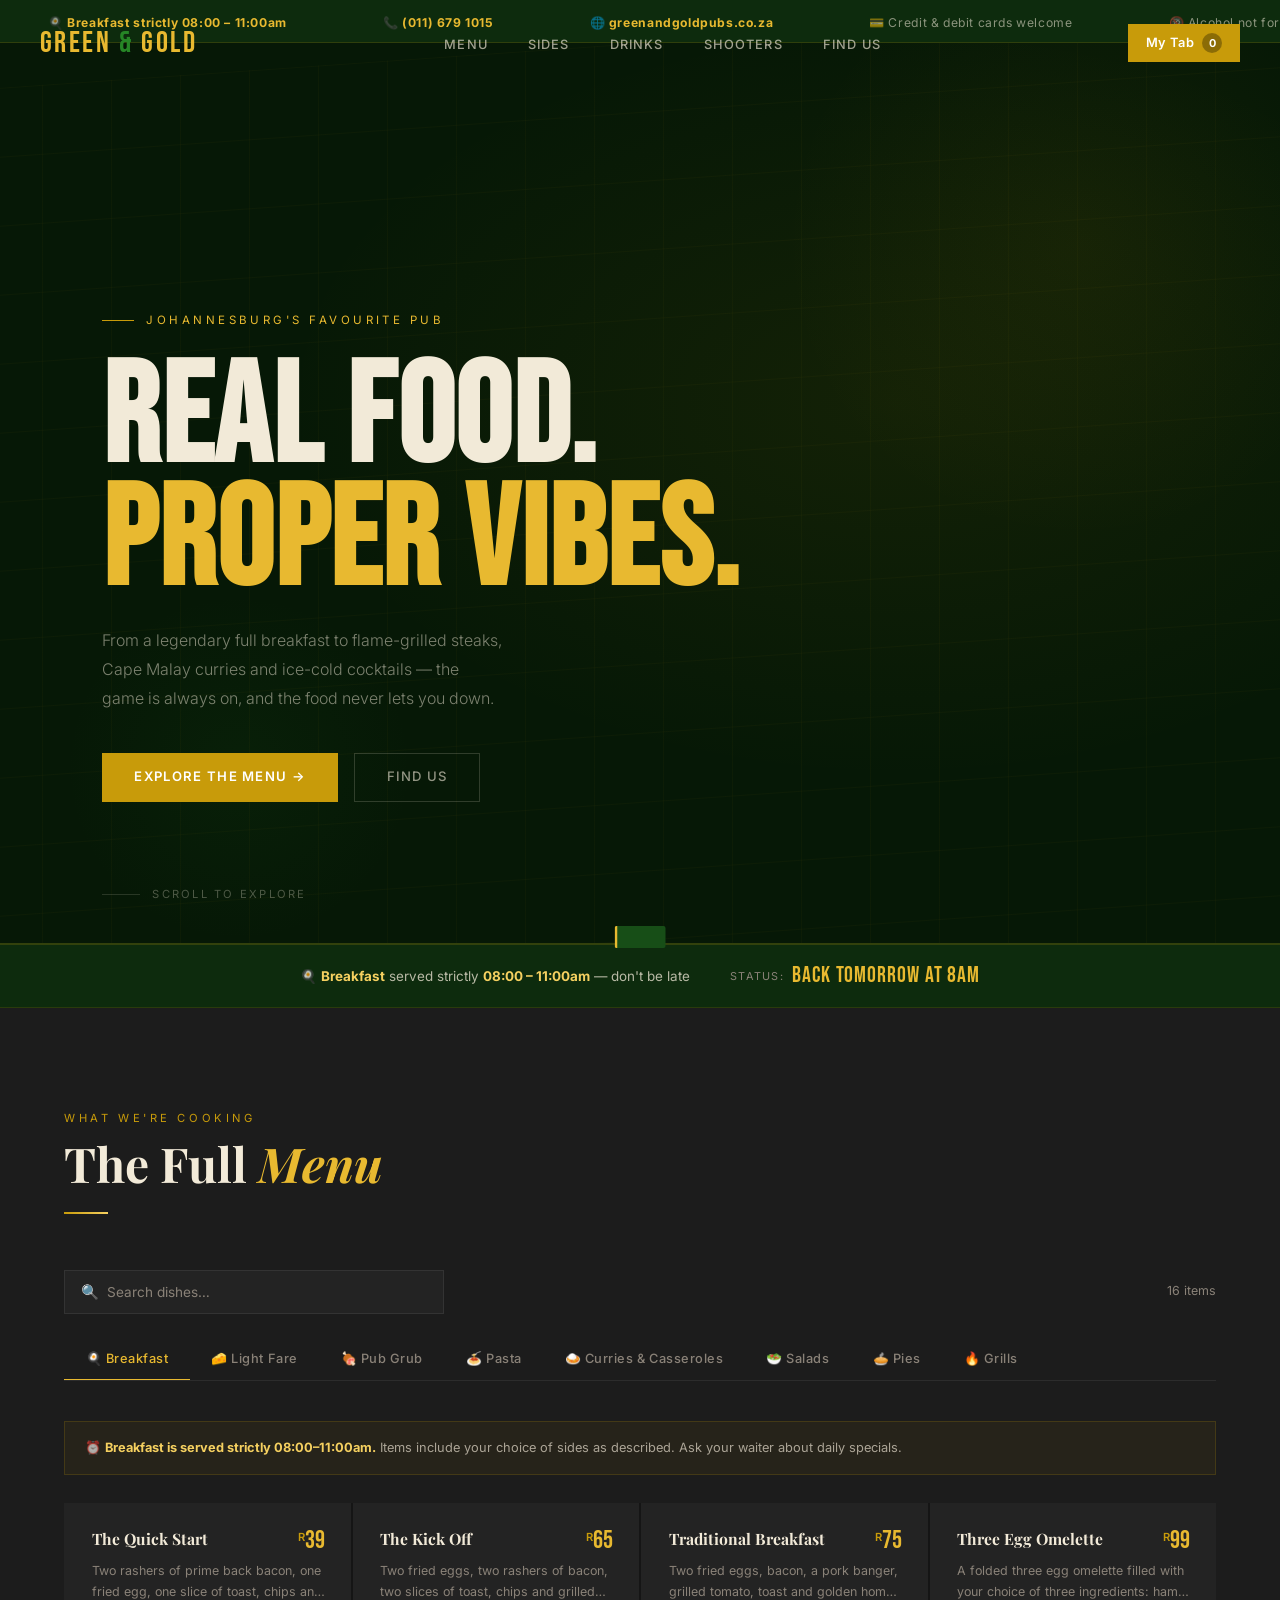
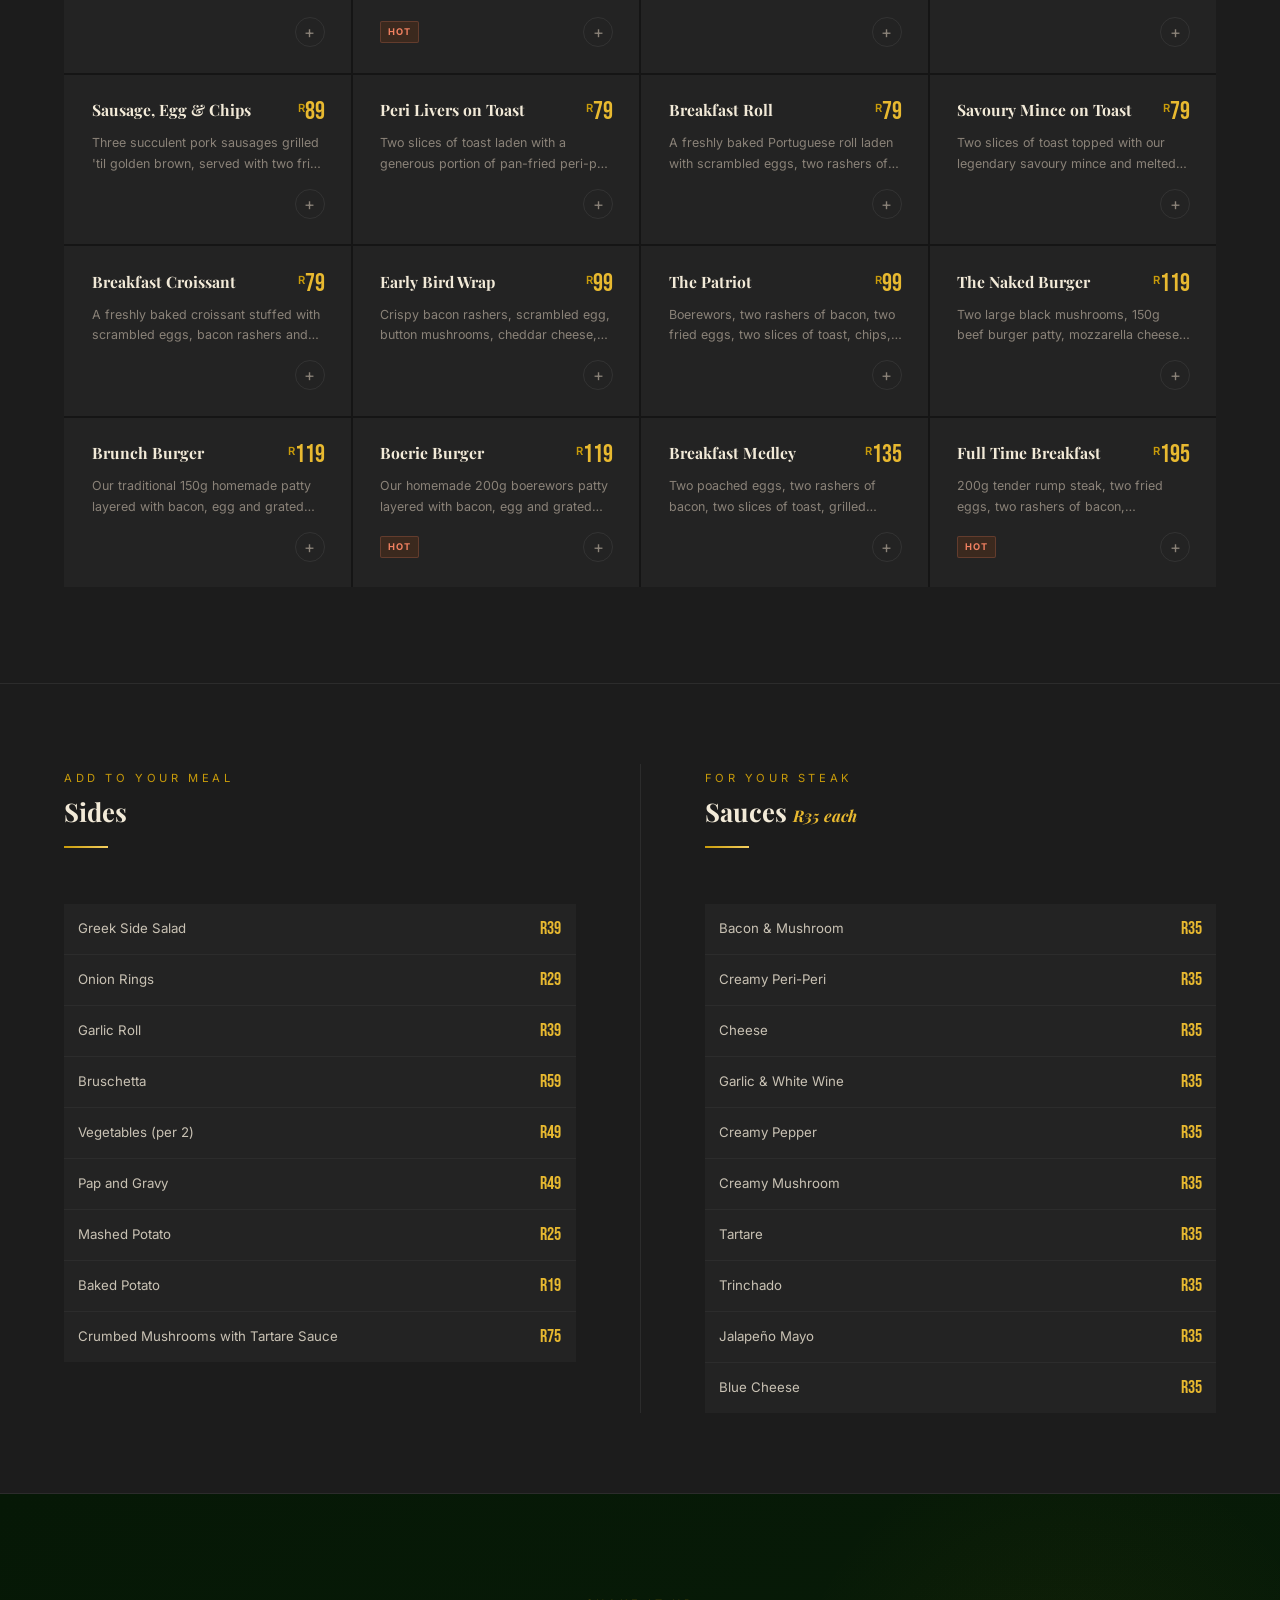
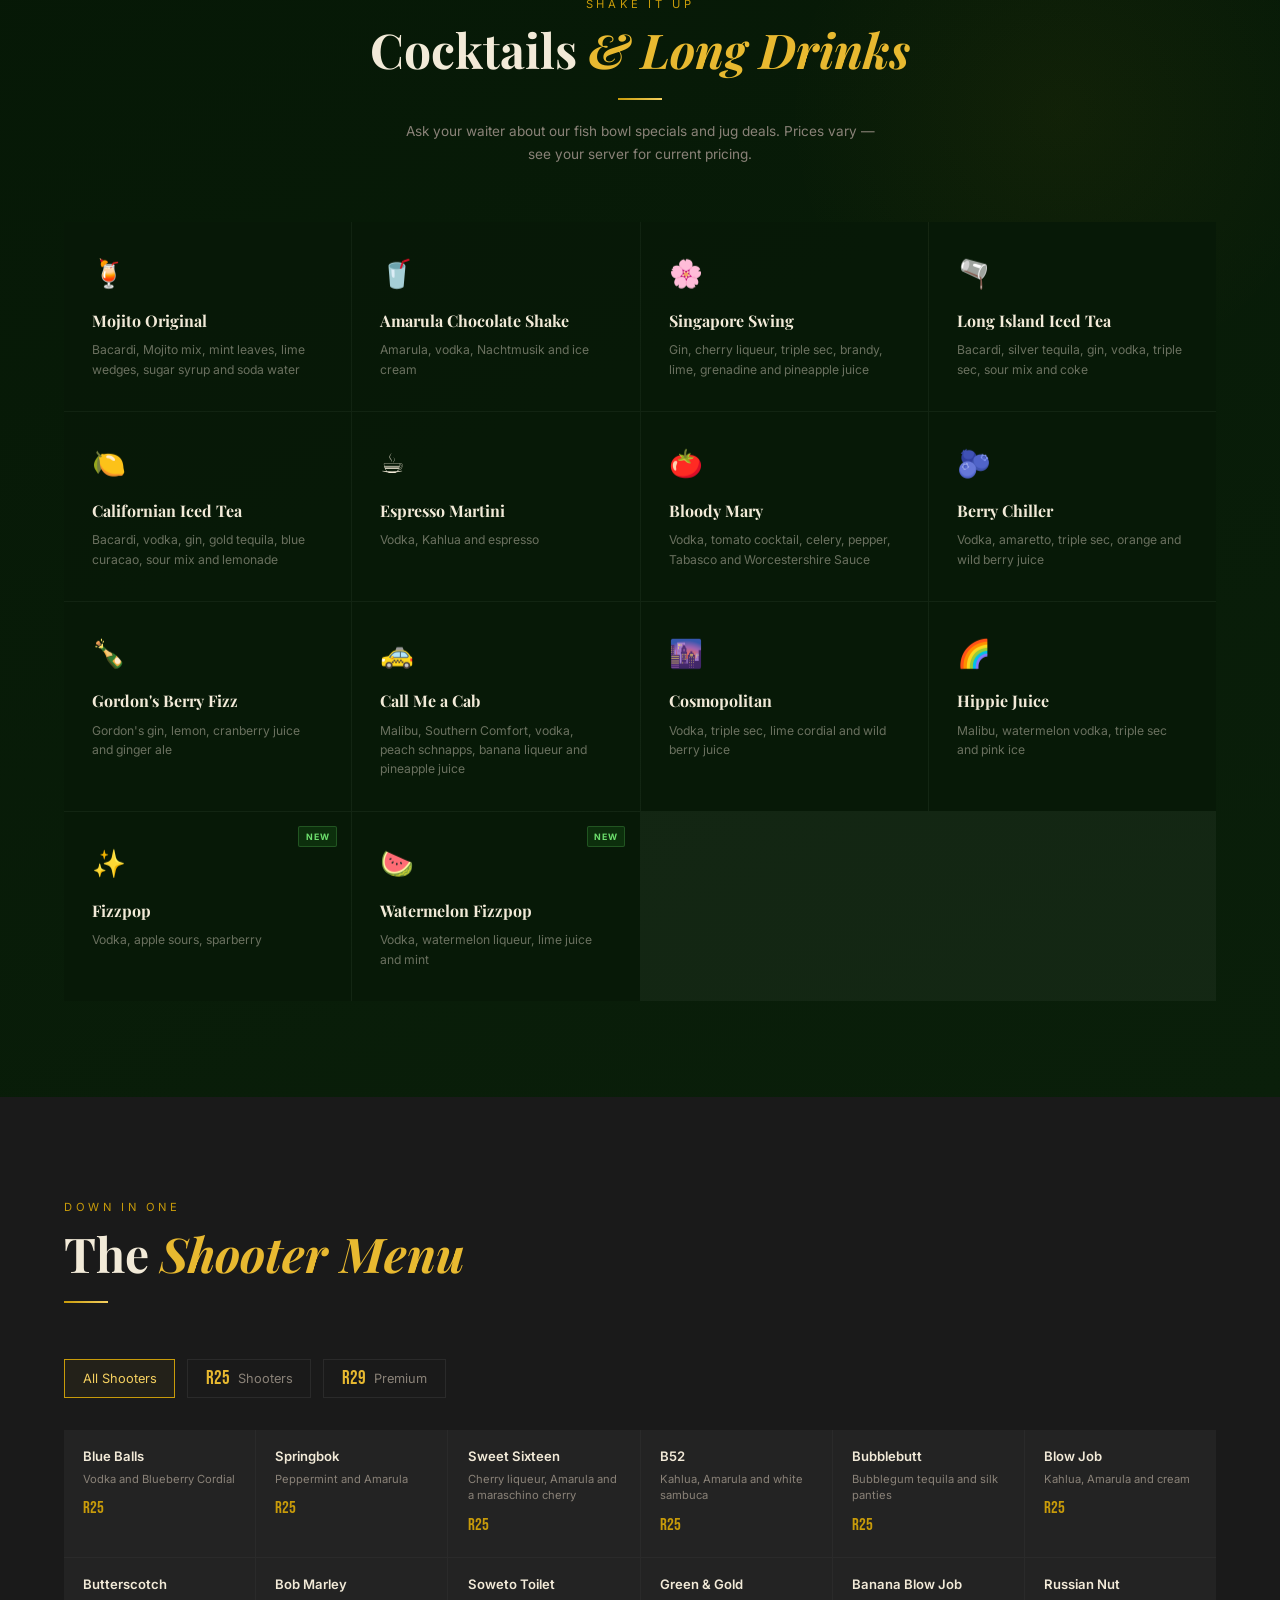
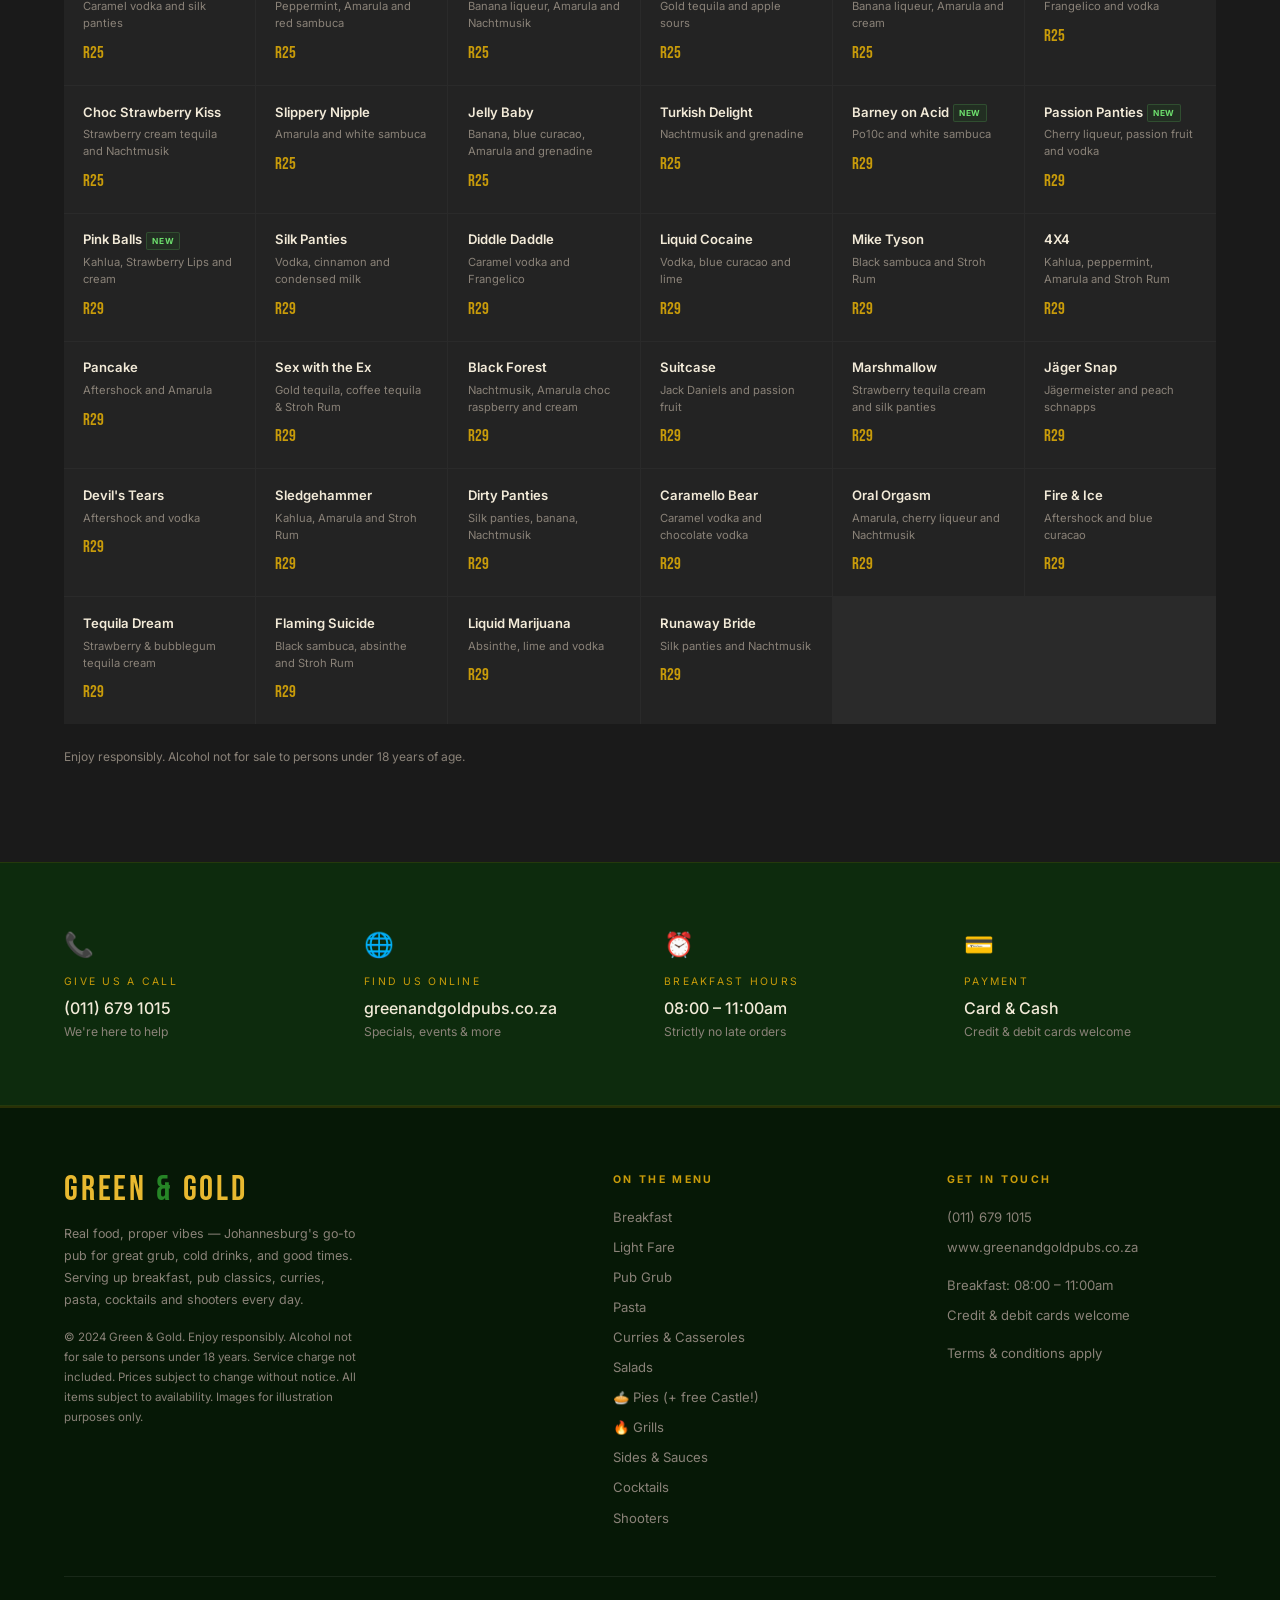
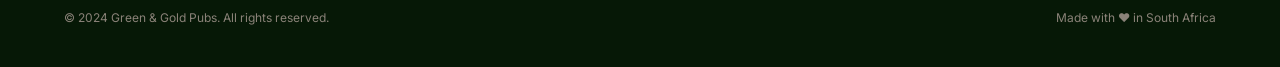
<file: src/index.html>
<!DOCTYPE html>
<html lang="en">
<head>
  <meta charset="UTF-8">
  <meta name="viewport" content="width=device-width, initial-scale=1.0">
  <title>Green &amp; Gold | Johannesburg's Favourite Pub</title>
  <meta name="description" content="Real food, proper vibes. Green &amp; Gold Pub — breakfast, pub grub, curries, cocktails and shooters in Johannesburg.">
  <link rel="preconnect" href="https://fonts.googleapis.com">
  <link rel="preconnect" href="https://fonts.gstatic.com" crossorigin>
  <link href="https://fonts.googleapis.com/css2?family=Playfair+Display:ital,wght@0,400;0,700;0,900;1,400;1,700&family=Inter:wght@300;400;500;600;700&family=Bebas+Neue&display=swap" rel="stylesheet">
  <link rel="stylesheet" href="style.css">
</head>
<body>

<!-- ══ TICKER ══════════════════════════════════════════════════════ -->
<div class="ticker-wrap" aria-hidden="true">
  <div class="ticker-track" id="tickerTrack">
    <span class="ticker-item">🍳 <strong>Breakfast strictly 08:00 – 11:00am</strong></span>
    <span class="ticker-item">📞 <strong>(011) 679 1015</strong></span>
    <span class="ticker-item">🌐 <strong>greenandgoldpubs.co.za</strong></span>
    <span class="ticker-item">💳 Credit &amp; debit cards welcome</span>
    <span class="ticker-item">🔞 Alcohol not for sale to persons under 18</span>
    <span class="ticker-item">🏉 The game is always on</span>
    <span class="ticker-item">🔥 New items now on the menu — check it out</span>
    <span class="ticker-item">🥧 <strong>Pie &amp; Pint special — any pie + free 500ml Castle Draught</strong></span>
    <span class="ticker-item">🥩 <strong>Flame-grilled steaks from R149 — rare to well done</strong></span>
    <span class="ticker-item">🍺 Enjoy responsibly</span>
    <span class="ticker-item">📍 Johannesburg, South Africa</span>
  </div>
</div>

<!-- ══ NAV ══════════════════════════════════════════════════════════ -->
<nav id="mainNav">
  <a href="#" class="logo">Green <em>&amp;</em> Gold</a>

  <ul class="nav-links">
    <li><a href="#menu">Menu</a></li>
    <li><a href="#sides">Sides</a></li>
    <li><a href="#cocktails">Drinks</a></li>
    <li><a href="#shooters">Shooters</a></li>
    <li><a href="#contact">Find Us</a></li>
  </ul>

  <div class="nav-right">
    <button class="tab-btn" onclick="openDrawer()">
      My Tab
      <span class="tab-badge" id="tabBadge">0</span>
    </button>
    <button class="ham" id="hamBtn" onclick="toggleMob()" aria-label="Menu">
      <span></span><span></span><span></span>
    </button>
  </div>
</nav>

<!-- ══ MOBILE NAV ══════════════════════════════════════════════════ -->
<nav class="mob-nav" id="mobNav">
  <a href="#menu" onclick="closeMob()">Menu</a>
  <a href="#cocktails" onclick="closeMob()">Drinks</a>
  <a href="#shooters" onclick="closeMob()">Shooters</a>
  <a href="#contact" onclick="closeMob()">Find Us</a>
</nav>

<!-- ══ HERO ══════════════════════════════════════════════════════════ -->
<section class="hero" id="home">
  <div class="hero-bg"></div>
  <div class="hero-grid"></div>
  <div class="hero-orb hero-orb-1"></div>
  <div class="hero-orb hero-orb-2"></div>

  <div class="hero-inner">
    <div class="hero-eye">Johannesburg's Favourite Pub</div>
    <h1 class="hero-h1">
      Real food.<br>
      <span class="accent">Proper vibes.</span>
    </h1>
    <p class="hero-sub">From a legendary full breakfast to flame-grilled steaks, Cape Malay curries and ice-cold cocktails — the game is always on, and the food never lets you down.</p>
    <div class="hero-ctas">
      <a href="#menu" class="btn-gold">Explore the Menu &rarr;</a>
      <a href="#contact" class="btn-ghost">Find Us</a>
    </div>
  </div>

  <div class="hero-scroll">
    <div class="scroll-bar"></div>
    Scroll to explore
  </div>
</section>

<!-- ══ BREAKFAST BANNER ══════════════════════════════════════════════ -->
<div class="bfast-bar" id="bfastBar">
  <div class="bfast-msg">🍳 <strong>Breakfast</strong> served strictly <strong>08:00 – 11:00am</strong> — don't be late</div>
  <div class="bfast-timer">
    <span class="timer-lbl">Status:</span>
    <span class="timer-val" id="timerVal">—</span>
  </div>
</div>

<!-- ══ MENU ══════════════════════════════════════════════════════════ -->
<section class="menu-sec" id="menu">
  <div class="s-head">
    <span class="s-label">What we're cooking</span>
    <h2 class="s-title">The Full <em>Menu</em></h2>
    <div class="gold-rule"></div>
  </div>

  <!-- Search + count -->
  <div class="search-row">
    <div class="search-box">
      <span class="search-ico">&#128269;</span>
      <input type="text" id="searchInput" placeholder="Search dishes…" oninput="onSearch(this.value)" autocomplete="off">
    </div>
    <span class="result-ct" id="resultCt"></span>
  </div>

  <!-- Category tabs -->
  <div class="cat-tabs" id="catTabs">
    <button class="cat-tab active" onclick="switchCat('breakfast', this)">🍳 Breakfast</button>
    <button class="cat-tab" onclick="switchCat('lightFare', this)">🧀 Light Fare</button>
    <button class="cat-tab" onclick="switchCat('pubGrub', this)">🍖 Pub Grub</button>
    <button class="cat-tab" onclick="switchCat('pasta', this)">🍝 Pasta</button>
    <button class="cat-tab" onclick="switchCat('curries', this)">🍛 Curries &amp; Casseroles</button>
    <button class="cat-tab" onclick="switchCat('salads', this)">🥗 Salads</button>
    <button class="cat-tab" onclick="switchCat('pies', this)">🥧 Pies</button>
    <button class="cat-tab" onclick="switchCat('grills', this)">🔥 Grills</button>
  </div>

  <!-- Breakfast note -->
  <div id="bfastNote" style="margin-bottom:1.75rem; padding:1rem 1.25rem; background:rgba(200,155,10,0.06); border:1px solid rgba(200,155,10,0.18); font-size:0.8rem; color:rgba(242,234,216,0.65); line-height:1.6;">
    ⏰ <strong style="color:var(--gold-xl)">Breakfast is served strictly 08:00–11:00am.</strong>
    Items include your choice of sides as described. Ask your waiter about daily specials.
  </div>

  <!-- Pie & Pint special -->
  <div id="pieAndPint" class="pie-pint-banner" style="display:none">
    <div class="ppb-left">
      <span class="ppb-tag">Special Deal</span>
      <div class="ppb-title">Pie &amp; Pint</div>
      <p class="ppb-desc">Order <strong>any homemade pie</strong> and receive a complimentary <strong>500ml Castle Draught</strong> on the house. All pies served with chips.</p>
    </div>
    <div class="ppb-right">
      <span class="ppb-castle">🍺</span>
      <span class="ppb-free">Free Castle Draught</span>
    </div>
  </div>

  <!-- Grill note -->
  <div id="grillNote" style="display:none; margin-bottom:1.75rem; padding:1rem 1.25rem; background:rgba(200,155,10,0.06); border:1px solid rgba(200,155,10,0.18); font-size:0.8rem; color:rgba(242,234,216,0.65); line-height:1.6;">
    🔥 <strong style="color:var(--gold-xl)">All grills served with onion rings &amp; chips or baked potato.</strong>
    Steaks flame-grilled to your liking — rare, medium or well done. Ask your waiter to add a sauce for R35.
  </div>

  <!-- Menu grid -->
  <div class="menu-grid" id="menuGrid"></div>
</section>

<!-- ══ SIDES & SAUCES ══════════════════════════════════════════════ -->
<section class="ss-sec" id="sides">
  <div class="ss-inner">
    <div class="ss-col">
      <div class="s-head">
        <span class="s-label">Add to your meal</span>
        <h3 class="s-title" style="font-size:1.6rem;">Sides</h3>
        <div class="gold-rule"></div>
      </div>
      <div class="ss-grid" id="sidesGrid"></div>
    </div>
    <div class="ss-divider"></div>
    <div class="ss-col">
      <div class="s-head">
        <span class="s-label">For your steak</span>
        <h3 class="s-title" style="font-size:1.6rem;">Sauces <em style="font-size:1rem;">R35 each</em></h3>
        <div class="gold-rule"></div>
      </div>
      <div class="ss-grid" id="saucesGrid"></div>
    </div>
  </div>
</section>

<!-- ══ COCKTAILS ════════════════════════════════════════════════════ -->
<section class="cktl-sec" id="cocktails">
  <div class="s-head center reveal">
    <span class="s-label">Shake it up</span>
    <h2 class="s-title">Cocktails <em>&amp; Long Drinks</em></h2>
    <div class="gold-rule"></div>
    <p style="font-size:0.85rem;color:var(--muted);margin-top:0.75rem;max-width:480px;margin-inline:auto;line-height:1.7;">Ask your waiter about our fish bowl specials and jug deals. Prices vary — see your server for current pricing.</p>
  </div>
  <div class="cktl-grid" id="cktlGrid"></div>
</section>

<!-- ══ SHOOTERS ═══════════════════════════════════════════════════ -->
<section class="shot-sec" id="shooters">
  <div class="s-head reveal">
    <span class="s-label">Down in one</span>
    <h2 class="s-title">The <em>Shooter Menu</em></h2>
    <div class="gold-rule"></div>
  </div>

  <div class="price-pills">
    <button class="ppill active" data-filter="all" onclick="renderShooters('all')">All Shooters</button>
    <button class="ppill" data-filter="25" onclick="renderShooters('25')">
      <span class="pp">R25</span> Shooters
    </button>
    <button class="ppill" data-filter="29" onclick="renderShooters('29')">
      <span class="pp">R29</span> Premium
    </button>
  </div>

  <div class="shot-grid" id="shotGrid"></div>

  <p style="margin-top:1.5rem;font-size:0.75rem;color:var(--muted);">Enjoy responsibly. Alcohol not for sale to persons under 18 years of age.</p>
</section>

<!-- ══ INFO STRIP ════════════════════════════════════════════════════ -->
<div class="info-strip" id="contact">
  <div class="reveal">
    <span class="info-ico">📞</span>
    <div class="info-lbl">Give us a call</div>
    <div class="info-val">(011) 679 1015</div>
    <div class="info-sub">We're here to help</div>
  </div>
  <div class="reveal" style="transition-delay:0.1s">
    <span class="info-ico">🌐</span>
    <div class="info-lbl">Find us online</div>
    <div class="info-val">greenandgoldpubs.co.za</div>
    <div class="info-sub">Specials, events &amp; more</div>
  </div>
  <div class="reveal" style="transition-delay:0.2s">
    <span class="info-ico">⏰</span>
    <div class="info-lbl">Breakfast hours</div>
    <div class="info-val">08:00 – 11:00am</div>
    <div class="info-sub">Strictly no late orders</div>
  </div>
  <div class="reveal" style="transition-delay:0.3s">
    <span class="info-ico">💳</span>
    <div class="info-lbl">Payment</div>
    <div class="info-val">Card &amp; Cash</div>
    <div class="info-sub">Credit &amp; debit cards welcome</div>
  </div>
</div>

<!-- ══ FOOTER ════════════════════════════════════════════════════════ -->
<footer>
  <div class="ft-grid">
    <div class="ft-brand">
      <a href="#" class="logo">Green <em>&amp;</em> Gold</a>
      <p>Real food, proper vibes — Johannesburg's go-to pub for great grub, cold drinks, and good times. Serving up breakfast, pub classics, curries, pasta, cocktails and shooters every day.</p>
      <p style="margin-top:1rem;font-size:0.72rem;">© 2024 Green &amp; Gold. Enjoy responsibly. Alcohol not for sale to persons under 18 years. Service charge not included. Prices subject to change without notice. All items subject to availability. Images for illustration purposes only.</p>
    </div>
    <div class="ft-col">
      <h4>On the Menu</h4>
      <ul>
        <li><a href="#menu" onclick="switchCat('breakfast', document.querySelector('.cat-tab'))">Breakfast</a></li>
        <li><a href="#menu">Light Fare</a></li>
        <li><a href="#menu">Pub Grub</a></li>
        <li><a href="#menu">Pasta</a></li>
        <li><a href="#menu">Curries &amp; Casseroles</a></li>
        <li><a href="#menu">Salads</a></li>
        <li><a href="#menu">🥧 Pies (+ free Castle!)</a></li>
        <li><a href="#menu">🔥 Grills</a></li>
        <li><a href="#sides">Sides &amp; Sauces</a></li>
        <li><a href="#cocktails">Cocktails</a></li>
        <li><a href="#shooters">Shooters</a></li>
      </ul>
    </div>
    <div class="ft-col">
      <h4>Get in Touch</h4>
      <ul>
        <li>(011) 679 1015</li>
        <li>www.greenandgoldpubs.co.za</li>
        <li style="margin-top:0.5rem;">Breakfast: 08:00 – 11:00am</li>
        <li>Credit &amp; debit cards welcome</li>
        <li style="margin-top:0.5rem;">Terms &amp; conditions apply</li>
      </ul>
    </div>
  </div>
  <div class="ft-bottom">
    <p>© 2024 Green &amp; Gold Pubs. All rights reserved.</p>
    <p>Made with ❤️ in South Africa</p>
  </div>
</footer>

<!-- ══ TOAST ════════════════════════════════════════════════════════ -->
<div class="toast" id="toast"></div>

<!-- ══ OVERLAY ══════════════════════════════════════════════════════ -->
<div class="overlay" id="overlay" onclick="closeDrawer()"></div>

<!-- ══ ORDER DRAWER ══════════════════════════════════════════════════ -->
<div class="drawer" id="drawer" role="dialog" aria-label="Your tab">
  <div class="drawer-head">
    <h3 class="drawer-title">Your Tab <span id="tabCount" style="font-family:'Inter',sans-serif;font-size:0.8rem;color:var(--muted);font-weight:400;margin-left:0.5rem;"></span></h3>
    <button class="drawer-x" onclick="closeDrawer()" aria-label="Close">&#10005;</button>
  </div>
  <div class="drawer-body" id="drawerBody">
    <div class="drawer-empty">
      <span class="de-ico">🍺</span>
      <p>Your tab is empty.<br>Add some items from the menu!</p>
    </div>
  </div>
  <div class="drawer-foot">
    <div class="drawer-total">
      <span class="dt-label">Tab Total</span>
      <span class="dt-amt" id="drawerAmt">R0</span>
    </div>
    <button class="btn-gold btn-full" onclick="callWaiter()">🙋 Call the Waiter</button>
  </div>
</div>

<script src="app.js"></script>
<script>
  const origSwitch = window.switchCat;
  window.switchCat = function(cat, btn) {
    origSwitch(cat, btn);
    document.getElementById('bfastNote').style.display = cat === 'breakfast' ? '' : 'none';
  };
</script>
</body>
</html>
</file>
<file: src/style.css>
:root {
  --g900: #061806;
  --g800: #0d2b0d;
  --g700: #174e17;
  --g600: #1e6b1e;
  --g500: #268526;
  --gold: #c89b0a;
  --gold-l: #e8b930;
  --gold-xl: #f5d060;
  --cream: #f9f4e8;
  --warm: #f2ead8;
  --char: #1c1c1c;
  --card: #232323;
  --card-h: #2c2c2c;
  --muted: #8a8278;
  --border: rgba(255,255,255,0.07);
}

*,*::before,*::after { box-sizing: border-box; margin: 0; padding: 0; }
html { scroll-behavior: smooth; }
body { font-family: 'Inter', system-ui, sans-serif; background: var(--char); color: var(--warm); overflow-x: hidden; line-height: 1.5; }

/* TICKER */
.ticker-wrap { background: var(--g800); border-bottom: 1px solid rgba(200,155,10,0.18); overflow: hidden; padding: 0.55rem 0; white-space: nowrap; }
.ticker-track { display: inline-flex; animation: ticker 50s linear infinite; }
.ticker-track:hover { animation-play-state: paused; }
.ticker-item { font-size: 0.76rem; letter-spacing: 0.05em; color: rgba(242,234,216,0.55); padding: 0 3rem; flex-shrink: 0; }
.ticker-item strong { color: var(--gold-l); }
@keyframes ticker { from { transform: translateX(0); } to { transform: translateX(-50%); } }

/* NAV */
nav { position: fixed; top: 0; left: 0; right: 0; z-index: 500; padding: 1.5rem 2.5rem; display: flex; align-items: center; justify-content: space-between; transition: padding 0.35s, background 0.35s, box-shadow 0.35s; }
nav.stuck { background: rgba(6,24,6,0.97); backdrop-filter: blur(14px); padding: 0.9rem 2.5rem; box-shadow: 0 1px 0 rgba(200,155,10,0.15); }
.logo { font-family: 'Bebas Neue', sans-serif; font-size: 1.9rem; letter-spacing: 0.08em; color: var(--gold-l); text-decoration: none; line-height: 1; }
.logo em { color: var(--g500); font-style: normal; }
.nav-links { list-style: none; display: flex; gap: 2.5rem; }
.nav-links a { font-size: 0.8rem; font-weight: 500; letter-spacing: 0.09em; text-transform: uppercase; color: rgba(242,234,216,0.65); text-decoration: none; transition: color 0.2s; }
.nav-links a:hover { color: var(--gold-xl); }
.nav-right { display: flex; align-items: center; gap: 1rem; }
.tab-btn { display: flex; align-items: center; gap: 0.5rem; padding: 0.55rem 1.1rem; background: var(--gold); border: none; color: #fff; font-size: 0.8rem; font-weight: 600; letter-spacing: 0.05em; cursor: pointer; transition: background 0.2s, transform 0.15s; font-family: 'Inter', sans-serif; }
.tab-btn:hover { background: var(--gold-l); color: #000; transform: translateY(-1px); }
.tab-badge { background: rgba(0,0,0,0.3); border-radius: 50%; width: 20px; height: 20px; font-size: 0.68rem; display: flex; align-items: center; justify-content: center; font-weight: 700; }
.tab-badge.bump { animation: bump 0.3s ease; }
@keyframes bump { 0%,100%{transform:scale(1)} 50%{transform:scale(1.5)} }
.ham { display: none; flex-direction: column; gap: 4px; background: none; border: none; cursor: pointer; padding: 4px; }
.ham span { display: block; width: 22px; height: 2px; background: var(--warm); transition: all 0.3s; transform-origin: center; }
.ham.open span:nth-child(1) { transform: rotate(45deg) translate(4px, 4px); }
.ham.open span:nth-child(2) { opacity: 0; }
.ham.open span:nth-child(3) { transform: rotate(-45deg) translate(4px, -4px); }

/* MOBILE NAV */
.mob-nav { position: fixed; inset: 0; background: var(--g900); z-index: 490; display: flex; flex-direction: column; align-items: center; justify-content: center; gap: 2.5rem; pointer-events: none; opacity: 0; transition: opacity 0.3s; }
.mob-nav.open { opacity: 1; pointer-events: all; }
.mob-nav a { font-family: 'Bebas Neue', sans-serif; font-size: 3.5rem; letter-spacing: 0.05em; color: var(--warm); text-decoration: none; transition: color 0.2s; }
.mob-nav a:hover { color: var(--gold-xl); }

/* HERO */
.hero { min-height: 100vh; display: flex; align-items: center; position: relative; overflow: hidden; background: var(--g900); }
.hero-bg { position: absolute; inset: 0; background: radial-gradient(ellipse 80% 70% at 70% 40%, rgba(200,155,10,0.07) 0%, transparent 60%), linear-gradient(180deg, rgba(6,24,6,0.3) 0%, rgba(6,24,6,0.85) 100%); }
.hero-grid { position: absolute; inset: 0; background-image: linear-gradient(rgba(200,155,10,0.035) 1px, transparent 1px), linear-gradient(90deg, rgba(200,155,10,0.035) 1px, transparent 1px); background-size: 60px 60px; transform: skewY(-4deg) scale(1.15); transform-origin: top; }
.hero-orb { position: absolute; border-radius: 50%; pointer-events: none; }
.hero-orb-1 { width: 600px; height: 600px; top: -100px; right: -100px; background: radial-gradient(circle, rgba(200,155,10,0.06) 0%, transparent 70%); animation: float 8s ease-in-out infinite; }
.hero-orb-2 { width: 350px; height: 350px; bottom: 0; left: 5%; background: radial-gradient(circle, rgba(38,133,38,0.07) 0%, transparent 70%); animation: float 11s ease-in-out infinite reverse; }
@keyframes float { 0%,100%{transform:translateY(0)} 50%{transform:translateY(-25px)} }
.hero-inner { position: relative; z-index: 2; padding: 0 8vw; padding-top: 120px; }
.hero-eye { display: inline-flex; align-items: center; gap: 0.75rem; font-size: 0.72rem; letter-spacing: 0.3em; text-transform: uppercase; color: var(--gold-l); margin-bottom: 1.75rem; animation: slideUp 0.8s ease 0.3s both; }
.hero-eye::before { content: ''; width: 32px; height: 1px; background: var(--gold); }
.hero-h1 { font-family: 'Bebas Neue', sans-serif; font-size: clamp(5rem, 11vw, 9rem); line-height: 0.88; letter-spacing: 0.01em; color: var(--warm); animation: slideUp 0.9s ease 0.5s both; margin-bottom: 0.15em; }
.hero-h1 .accent { color: var(--gold-l); display: block; }
.hero-sub { font-size: 1rem; color: rgba(242,234,216,0.5); max-width: 400px; line-height: 1.8; font-weight: 300; animation: slideUp 0.8s ease 0.7s both; margin-bottom: 2.5rem; }
.hero-ctas { display: flex; gap: 1rem; flex-wrap: wrap; animation: slideUp 0.8s ease 0.9s both; }
@keyframes slideUp { from{opacity:0;transform:translateY(28px)} to{opacity:1;transform:translateY(0)} }
.hero-scroll { position: absolute; bottom: 2.5rem; left: 8vw; display: flex; align-items: center; gap: 0.75rem; font-size: 0.7rem; letter-spacing: 0.2em; text-transform: uppercase; color: rgba(242,234,216,0.3); animation: slideUp 0.8s ease 1.1s both; }
.scroll-bar { width: 38px; height: 1px; background: rgba(242,234,216,0.15); overflow: hidden; position: relative; }
.scroll-bar::after { content: ''; position: absolute; top: 0; left: -100%; width: 100%; height: 100%; background: var(--gold); animation: moveBar 2.2s ease-in-out 1.5s infinite; }
@keyframes moveBar { 0%{left:-100%} 60%{left:100%} 100%{left:100%} }

/* BUTTONS */
.btn-gold { display: inline-flex; align-items: center; gap: 0.5rem; padding: 0.85rem 2rem; background: var(--gold); color: #fff; font-size: 0.82rem; font-weight: 600; letter-spacing: 0.1em; text-transform: uppercase; text-decoration: none; border: none; cursor: pointer; transition: background 0.2s, transform 0.15s, color 0.2s; font-family: 'Inter', sans-serif; }
.btn-gold:hover { background: var(--gold-l); color: #000; transform: translateY(-2px); }
.btn-ghost { display: inline-flex; align-items: center; gap: 0.5rem; padding: 0.85rem 2rem; background: transparent; color: rgba(242,234,216,0.6); font-size: 0.82rem; font-weight: 500; letter-spacing: 0.08em; text-transform: uppercase; text-decoration: none; border: 1px solid rgba(242,234,216,0.18); cursor: pointer; transition: all 0.2s; font-family: 'Inter', sans-serif; }
.btn-ghost:hover { border-color: var(--gold); color: var(--gold-xl); }

/* BREAKFAST BAR */
.bfast-bar { background: var(--g800); border-top: 2px solid var(--gold); border-bottom: 1px solid rgba(200,155,10,0.15); padding: 0.9rem 2.5rem; display: flex; align-items: center; justify-content: center; gap: 2.5rem; flex-wrap: wrap; transition: border-top-color 0.5s; }
.bfast-bar.warn { border-top-color: #e08030; }
.bfast-bar.closed { border-top-color: rgba(200,155,10,0.2); }
.bfast-msg { font-size: 0.84rem; color: rgba(242,234,216,0.75); }
.bfast-msg strong { color: var(--gold-xl); }
.bfast-timer { display: flex; align-items: center; gap: 0.5rem; }
.timer-lbl { font-size: 0.68rem; letter-spacing: 0.12em; text-transform: uppercase; color: var(--muted); }
.timer-val { font-family: 'Bebas Neue', sans-serif; font-size: 1.4rem; color: var(--gold-l); letter-spacing: 0.04em; }

/* SECTION COMMONS */
.s-label { display: inline-block; font-size: 0.7rem; letter-spacing: 0.32em; text-transform: uppercase; color: var(--gold); margin-bottom: 0.6rem; }
.s-title { font-family: 'Playfair Display', serif; font-size: clamp(2rem, 4vw, 3rem); line-height: 1.15; color: var(--warm); }
.s-title em { color: var(--gold-l); font-style: italic; }
.gold-rule { width: 44px; height: 2px; background: linear-gradient(90deg, var(--gold), var(--gold-xl)); margin: 1.25rem 0; }
.s-head { margin-bottom: 3.5rem; }
.s-head.center { text-align: center; }
.s-head.center .gold-rule { margin: 1.25rem auto; }

/* MENU */
.menu-sec { padding: 6rem 5vw; background: var(--char); }
.search-row { display: flex; align-items: center; gap: 1rem; margin-bottom: 1.5rem; flex-wrap: wrap; }
.search-box { display: flex; align-items: center; gap: 0.5rem; background: var(--card); border: 1px solid var(--border); padding: 0.65rem 1rem; flex: 1; max-width: 380px; transition: border-color 0.2s; }
.search-box:focus-within { border-color: var(--gold); }
.search-box input { background: none; border: none; outline: none; color: var(--warm); font-size: 0.85rem; width: 100%; font-family: 'Inter', sans-serif; }
.search-box input::placeholder { color: var(--muted); }
.search-ico { color: var(--muted); font-size: 0.9rem; }
.result-ct { font-size: 0.78rem; color: var(--muted); margin-left: auto; }
.cat-tabs { display: flex; border-bottom: 1px solid var(--border); margin-bottom: 2.5rem; overflow-x: auto; scrollbar-width: none; }
.cat-tabs::-webkit-scrollbar { display: none; }
.cat-tab { flex-shrink: 0; padding: 0.8rem 1.35rem; background: none; border: none; border-bottom: 2px solid transparent; color: var(--muted); font-size: 0.8rem; font-weight: 500; font-family: 'Inter', sans-serif; letter-spacing: 0.04em; cursor: pointer; transition: color 0.2s, border-color 0.2s; white-space: nowrap; margin-bottom: -1px; }
.cat-tab:hover { color: var(--warm); }
.cat-tab.active { color: var(--gold-l); border-bottom-color: var(--gold-l); }
.menu-grid { display: grid; grid-template-columns: repeat(auto-fill, minmax(285px, 1fr)); gap: 2px; background: rgba(0,0,0,0.25); }
.mc { background: var(--card); padding: 1.6rem; border-left: 2px solid transparent; position: relative; overflow: hidden; transition: background 0.2s, border-left-color 0.2s; }
.mc::after { content: ''; position: absolute; inset: 0; background: linear-gradient(135deg, rgba(200,155,10,0.04), transparent 55%); opacity: 0; transition: opacity 0.3s; pointer-events: none; }
.mc:hover { background: var(--card-h); border-left-color: var(--gold); }
.mc:hover::after { opacity: 1; }
.mc-head { display: flex; align-items: flex-start; justify-content: space-between; gap: 0.75rem; margin-bottom: 0.5rem; }
.mc-name { font-family: 'Playfair Display', serif; font-size: 0.98rem; font-weight: 700; color: var(--warm); line-height: 1.3; }
.mc-price { font-family: 'Bebas Neue', sans-serif; font-size: 1.55rem; color: var(--gold-l); line-height: 1; white-space: nowrap; flex-shrink: 0; }
.mc-price .r { font-family: 'Inter', sans-serif; font-size: 0.7rem; font-weight: 600; vertical-align: top; line-height: 1.5; color: var(--gold); }
.mc-desc { font-size: 0.78rem; color: var(--muted); line-height: 1.65; overflow: hidden; display: -webkit-box; -webkit-line-clamp: 2; -webkit-box-orient: vertical; transition: -webkit-line-clamp 0.4s; }
.mc:hover .mc-desc { -webkit-line-clamp: 8; }
.mc-variants { display: flex; gap: 0.4rem; flex-wrap: wrap; margin-top: 0.5rem; }
.mc-var { font-size: 0.7rem; color: var(--muted); border: 1px solid var(--border); padding: 0.18rem 0.45rem; border-radius: 2rem; display: flex; align-items: center; gap: 0.3rem; }
.mc-var .vp { font-family: 'Bebas Neue', sans-serif; font-size: 0.9rem; color: var(--gold); }
.mc-foot { display: flex; align-items: center; justify-content: space-between; margin-top: 0.9rem; gap: 0.4rem; flex-wrap: wrap; }
.mc-tags { display: flex; gap: 0.35rem; flex-wrap: wrap; }
.tag { font-size: 0.58rem; font-weight: 700; letter-spacing: 0.08em; text-transform: uppercase; padding: 0.18rem 0.45rem; border-radius: 2px; }
.tag-new { background: rgba(38,133,38,0.15); color: #6ddf6d; border: 1px solid rgba(109,223,109,0.22); }
.tag-hot { background: rgba(200,80,10,0.15); color: #f08060; border: 1px solid rgba(240,128,96,0.22); }
.add-btn { width: 30px; height: 30px; border-radius: 50%; border: 1px solid var(--border); background: none; color: var(--muted); font-size: 1.05rem; display: flex; align-items: center; justify-content: center; cursor: pointer; transition: all 0.2s; flex-shrink: 0; font-family: 'Inter', sans-serif; }
.add-btn:hover { background: var(--gold); color: #fff; border-color: var(--gold); transform: scale(1.12); }
.add-btn.added { background: var(--g600); color: #fff; border-color: var(--g600); }
.empty-state { grid-column: 1/-1; text-align: center; padding: 5rem 1rem; color: var(--muted); }
.empty-state .empty-ico { font-size: 2.5rem; display: block; margin-bottom: 0.75rem; }

/* COCKTAILS */
.cktl-sec { background: linear-gradient(155deg, var(--g900), #0a1f0a); padding: 6rem 5vw; position: relative; overflow: hidden; }
.cktl-sec::before { content: ''; position: absolute; top: -80px; right: -80px; width: 600px; height: 600px; border-radius: 50%; background: radial-gradient(circle, rgba(200,155,10,0.05) 0%, transparent 65%); pointer-events: none; }
.cktl-grid { display: grid; grid-template-columns: repeat(auto-fill, minmax(240px, 1fr)); gap: 1px; background: rgba(255,255,255,0.04); }
.cktl-card { background: rgba(6,24,6,0.9); padding: 2rem 1.75rem; position: relative; overflow: hidden; transition: background 0.25s, transform 0.25s; }
.cktl-card::after { content: ''; position: absolute; bottom: 0; left: 0; width: 100%; height: 2px; background: linear-gradient(90deg, var(--g500), var(--gold-l)); transform: scaleX(0); transform-origin: left; transition: transform 0.35s ease; }
.cktl-card:hover { background: rgba(13,43,13,0.95); transform: translateY(-4px); z-index: 1; }
.cktl-card:hover::after { transform: scaleX(1); }
.cktl-ico { font-size: 1.7rem; margin-bottom: 0.9rem; display: block; }
.cktl-name { font-family: 'Playfair Display', serif; font-size: 1rem; font-weight: 700; color: var(--warm); margin-bottom: 0.45rem; }
.cktl-ing { font-size: 0.76rem; color: rgba(242,234,216,0.42); line-height: 1.6; }
.cktl-badge { position: absolute; top: 0.9rem; right: 0.9rem; font-size: 0.55rem; font-weight: 700; letter-spacing: 0.1em; text-transform: uppercase; padding: 0.18rem 0.4rem; background: rgba(38,133,38,0.2); color: #6ddf6d; border: 1px solid rgba(109,223,109,0.22); border-radius: 2px; }

/* SHOOTERS */
.shot-sec { background: #1a1a1a; padding: 6rem 5vw; }
.price-pills { display: flex; gap: 0.75rem; margin-bottom: 2rem; flex-wrap: wrap; }
.ppill { display: flex; align-items: center; gap: 0.5rem; padding: 0.45rem 1.1rem; border: 1px solid var(--border); font-size: 0.8rem; color: var(--muted); cursor: pointer; transition: all 0.2s; font-family: 'Inter', sans-serif; background: none; }
.ppill:hover, .ppill.active { border-color: var(--gold); color: var(--gold-xl); background: rgba(200,155,10,0.05); }
.ppill .pp { font-family: 'Bebas Neue', sans-serif; font-size: 1.2rem; color: var(--gold-l); }
.shot-grid { display: grid; grid-template-columns: repeat(auto-fill, minmax(185px, 1fr)); gap: 1px; background: var(--border); }
.shot-card { background: var(--card); padding: 1.05rem 1.2rem; border-bottom: 2px solid transparent; transition: all 0.2s; }
.shot-card:hover { background: var(--card-h); border-bottom-color: var(--gold); }
.shot-name { font-weight: 600; font-size: 0.82rem; color: var(--warm); margin-bottom: 0.25rem; }
.shot-desc { font-size: 0.7rem; color: var(--muted); line-height: 1.5; }
.shot-price { font-family: 'Bebas Neue', sans-serif; font-size: 1.05rem; color: var(--gold); margin-top: 0.55rem; }
.shot-new { display: inline-block; font-size: 0.52rem; font-weight: 700; letter-spacing: 0.08em; text-transform: uppercase; padding: 0.1rem 0.32rem; background: rgba(38,133,38,0.12); color: #6ddf6d; border: 1px solid rgba(109,223,109,0.18); border-radius: 2px; margin-left: 0.25rem; vertical-align: middle; }

/* INFO STRIP */
.info-strip { background: var(--g800); border-top: 1px solid rgba(200,155,10,0.12); border-bottom: 1px solid rgba(200,155,10,0.12); padding: 4rem 5vw; display: grid; grid-template-columns: repeat(auto-fit, minmax(190px, 1fr)); gap: 3rem; }
.info-ico { font-size: 1.5rem; margin-bottom: 0.7rem; display: block; }
.info-lbl { font-size: 0.65rem; letter-spacing: 0.22em; text-transform: uppercase; color: var(--gold); margin-bottom: 0.35rem; }
.info-val { font-size: 1rem; font-weight: 500; color: var(--warm); margin-bottom: 0.2rem; }
.info-sub { font-size: 0.76rem; color: var(--muted); }

/* FOOTER */
footer { background: var(--g900); padding: 4rem 5vw 2.5rem; border-top: 2px solid rgba(200,155,10,0.18); }
.ft-grid { display: grid; grid-template-columns: 1.8fr 1fr 1fr; gap: 4rem; margin-bottom: 3rem; }
.ft-brand .logo { font-size: 2.2rem; display: inline-block; margin-bottom: 1rem; }
.ft-brand p { font-size: 0.78rem; color: var(--muted); line-height: 1.75; max-width: 300px; }
.ft-col h4 { font-size: 0.66rem; letter-spacing: 0.22em; text-transform: uppercase; color: var(--gold); margin-bottom: 1.25rem; }
.ft-col ul { list-style: none; display: flex; flex-direction: column; gap: 0.65rem; }
.ft-col ul li { font-size: 0.82rem; color: var(--muted); }
.ft-col ul li a { color: inherit; text-decoration: none; transition: color 0.2s; }
.ft-col ul li a:hover { color: var(--gold-xl); }
.ft-bottom { border-top: 1px solid var(--border); padding-top: 2rem; display: flex; align-items: center; justify-content: space-between; flex-wrap: wrap; gap: 1rem; }
.ft-bottom p { font-size: 0.75rem; color: var(--muted); }

/* TOAST */
.toast { position: fixed; bottom: 2rem; left: 50%; transform: translateX(-50%) translateY(80px); background: var(--g700); color: var(--warm); padding: 0.7rem 1.5rem; font-size: 0.84rem; font-weight: 500; z-index: 9000; transition: transform 0.35s cubic-bezier(0.34,1.56,0.64,1); white-space: nowrap; border-left: 3px solid var(--gold-l); pointer-events: none; border-radius: 2px; }
.toast.show { transform: translateX(-50%) translateY(0); }

/* DRAWER OVERLAY */
.overlay { position: fixed; inset: 0; background: rgba(0,0,0,0.55); z-index: 600; opacity: 0; pointer-events: none; transition: opacity 0.3s; }
.overlay.on { opacity: 1; pointer-events: all; }

/* ORDER DRAWER */
.drawer { position: fixed; right: 0; top: 0; bottom: 0; width: 380px; background: #1e1e1e; z-index: 700; transform: translateX(100%); transition: transform 0.4s cubic-bezier(0.32,0,0.67,0); display: flex; flex-direction: column; border-left: 1px solid var(--border); }
.drawer.open { transform: translateX(0); transition-timing-function: cubic-bezier(0.33,1,0.68,1); }
.drawer-head { padding: 1.4rem 1.5rem; border-bottom: 1px solid var(--border); display: flex; align-items: center; justify-content: space-between; }
.drawer-title { font-family: 'Playfair Display', serif; font-size: 1.25rem; }
.drawer-x { width: 34px; height: 34px; border: 1px solid var(--border); background: none; color: var(--muted); cursor: pointer; font-size: 1rem; display: flex; align-items: center; justify-content: center; border-radius: 50%; transition: all 0.2s; }
.drawer-x:hover { color: var(--warm); border-color: var(--warm); }
.drawer-body { flex: 1; overflow-y: auto; padding: 0.75rem 1.5rem; }
.drawer-item { display: flex; gap: 0.75rem; padding: 0.9rem 0; border-bottom: 1px solid var(--border); align-items: center; }
.di-name { flex: 1; font-size: 0.85rem; color: var(--warm); font-weight: 500; line-height: 1.3; }
.di-price { font-family: 'Bebas Neue', sans-serif; font-size: 1.25rem; color: var(--gold-l); white-space: nowrap; }
.di-rm { background: none; border: none; color: var(--muted); cursor: pointer; font-size: 0.85rem; padding: 0 0.25rem; transition: color 0.2s; }
.di-rm:hover { color: #e55; }
.drawer-empty { text-align: center; padding: 3.5rem 1rem; color: var(--muted); }
.drawer-empty .de-ico { font-size: 3rem; display: block; margin-bottom: 0.75rem; }
.drawer-foot { padding: 1.25rem 1.5rem; border-top: 1px solid var(--border); }
.drawer-total { display: flex; align-items: center; justify-content: space-between; margin-bottom: 1.25rem; }
.dt-label { font-size: 0.76rem; letter-spacing: 0.12em; text-transform: uppercase; color: var(--muted); }
.dt-amt { font-family: 'Bebas Neue', sans-serif; font-size: 2rem; color: var(--gold-l); }
.btn-full { width: 100%; display: flex; align-items: center; justify-content: center; }

/* PIE & PINT SPECIAL */
.pie-pint-banner { display: flex; align-items: center; justify-content: space-between; gap: 1.5rem; margin-bottom: 1.75rem; padding: 1.5rem 2rem; background: linear-gradient(135deg, rgba(13,43,13,0.95) 0%, rgba(6,24,6,0.95) 100%); border: 1px solid rgba(200,155,10,0.35); border-left: 4px solid var(--gold-l); position: relative; overflow: hidden; }
.pie-pint-banner::before { content: ''; position: absolute; top: -40px; right: 120px; width: 180px; height: 180px; border-radius: 50%; background: radial-gradient(circle, rgba(200,155,10,0.06) 0%, transparent 70%); pointer-events: none; }
.ppb-left { flex: 1; }
.ppb-tag { display: inline-block; font-size: 0.6rem; font-weight: 700; letter-spacing: 0.14em; text-transform: uppercase; padding: 0.18rem 0.5rem; background: var(--gold); color: #fff; border-radius: 2px; margin-bottom: 0.6rem; }
.ppb-title { font-family: 'Bebas Neue', sans-serif; font-size: 2.2rem; color: var(--gold-xl); letter-spacing: 0.04em; line-height: 1; margin-bottom: 0.4rem; }
.ppb-desc { font-size: 0.83rem; color: rgba(242,234,216,0.7); line-height: 1.65; max-width: 420px; }
.ppb-desc strong { color: var(--warm); }
.ppb-right { display: flex; flex-direction: column; align-items: center; gap: 0.35rem; flex-shrink: 0; }
.ppb-castle { font-size: 3rem; animation: float 3s ease-in-out infinite; }
.ppb-free { font-size: 0.7rem; font-weight: 700; letter-spacing: 0.1em; text-transform: uppercase; color: var(--g500); }

/* GRILL SIZE VARIANTS */
.mc-sizes { display: flex; gap: 0.5rem; flex-wrap: wrap; margin-top: 0.55rem; }
.mc-size { display: flex; flex-direction: column; align-items: center; padding: 0.35rem 0.7rem; border: 1px solid rgba(200,155,10,0.22); background: rgba(200,155,10,0.04); transition: all 0.2s; cursor: default; }
.mc:hover .mc-size { border-color: rgba(200,155,10,0.4); }
.sz-wt { font-size: 0.62rem; font-weight: 600; letter-spacing: 0.06em; text-transform: uppercase; color: var(--muted); }
.sz-p { font-family: 'Bebas Neue', sans-serif; font-size: 1.1rem; color: var(--gold-l); line-height: 1.1; }

/* SIDES & SAUCES SECTION */
.ss-sec { background: #1c1c1c; border-top: 1px solid var(--border); border-bottom: 1px solid var(--border); padding: 5rem 5vw; }
.ss-inner { display: grid; grid-template-columns: 1fr auto 1fr; gap: 4rem; align-items: start; }
.ss-divider { width: 1px; background: var(--border); align-self: stretch; }
.ss-grid { display: flex; flex-direction: column; gap: 1px; background: var(--border); }
.ss-item { display: flex; align-items: center; justify-content: space-between; padding: 0.7rem 0.9rem; background: var(--card); transition: background 0.2s; }
.ss-item:hover { background: var(--card-h); }
.ss-name { font-size: 0.83rem; color: rgba(242,234,216,0.8); }
.ss-price { font-family: 'Bebas Neue', sans-serif; font-size: 1.15rem; color: var(--gold-l); }

@media (max-width: 700px) {
  .ss-inner { grid-template-columns: 1fr; gap: 2.5rem; }
  .ss-divider { width: auto; height: 1px; }
  .pie-pint-banner { flex-direction: column; text-align: center; }
  .ppb-desc { max-width: 100%; }
}

/* REVEAL ANIMATIONS */
.reveal { opacity: 0; transform: translateY(24px); transition: opacity 0.6s ease, transform 0.6s ease; }
.reveal.in { opacity: 1; transform: translateY(0); }

/* RESPONSIVE */
@media (max-width: 900px) {
  .nav-links { display: none; }
  .ham { display: flex; }
  .ft-grid { grid-template-columns: 1fr; gap: 2.5rem; }
  .hero-h1 { font-size: clamp(4rem, 15vw, 6rem); }
}
@media (max-width: 600px) {
  nav { padding: 1rem 1.25rem; }
  nav.stuck { padding: 0.75rem 1.25rem; }
  section, .menu-sec, .cktl-sec, .shot-sec { padding: 4rem 1.25rem; }
  .drawer { width: 100%; }
  .bfast-bar { padding: 0.75rem 1rem; gap: 1rem; }
}
</file>
